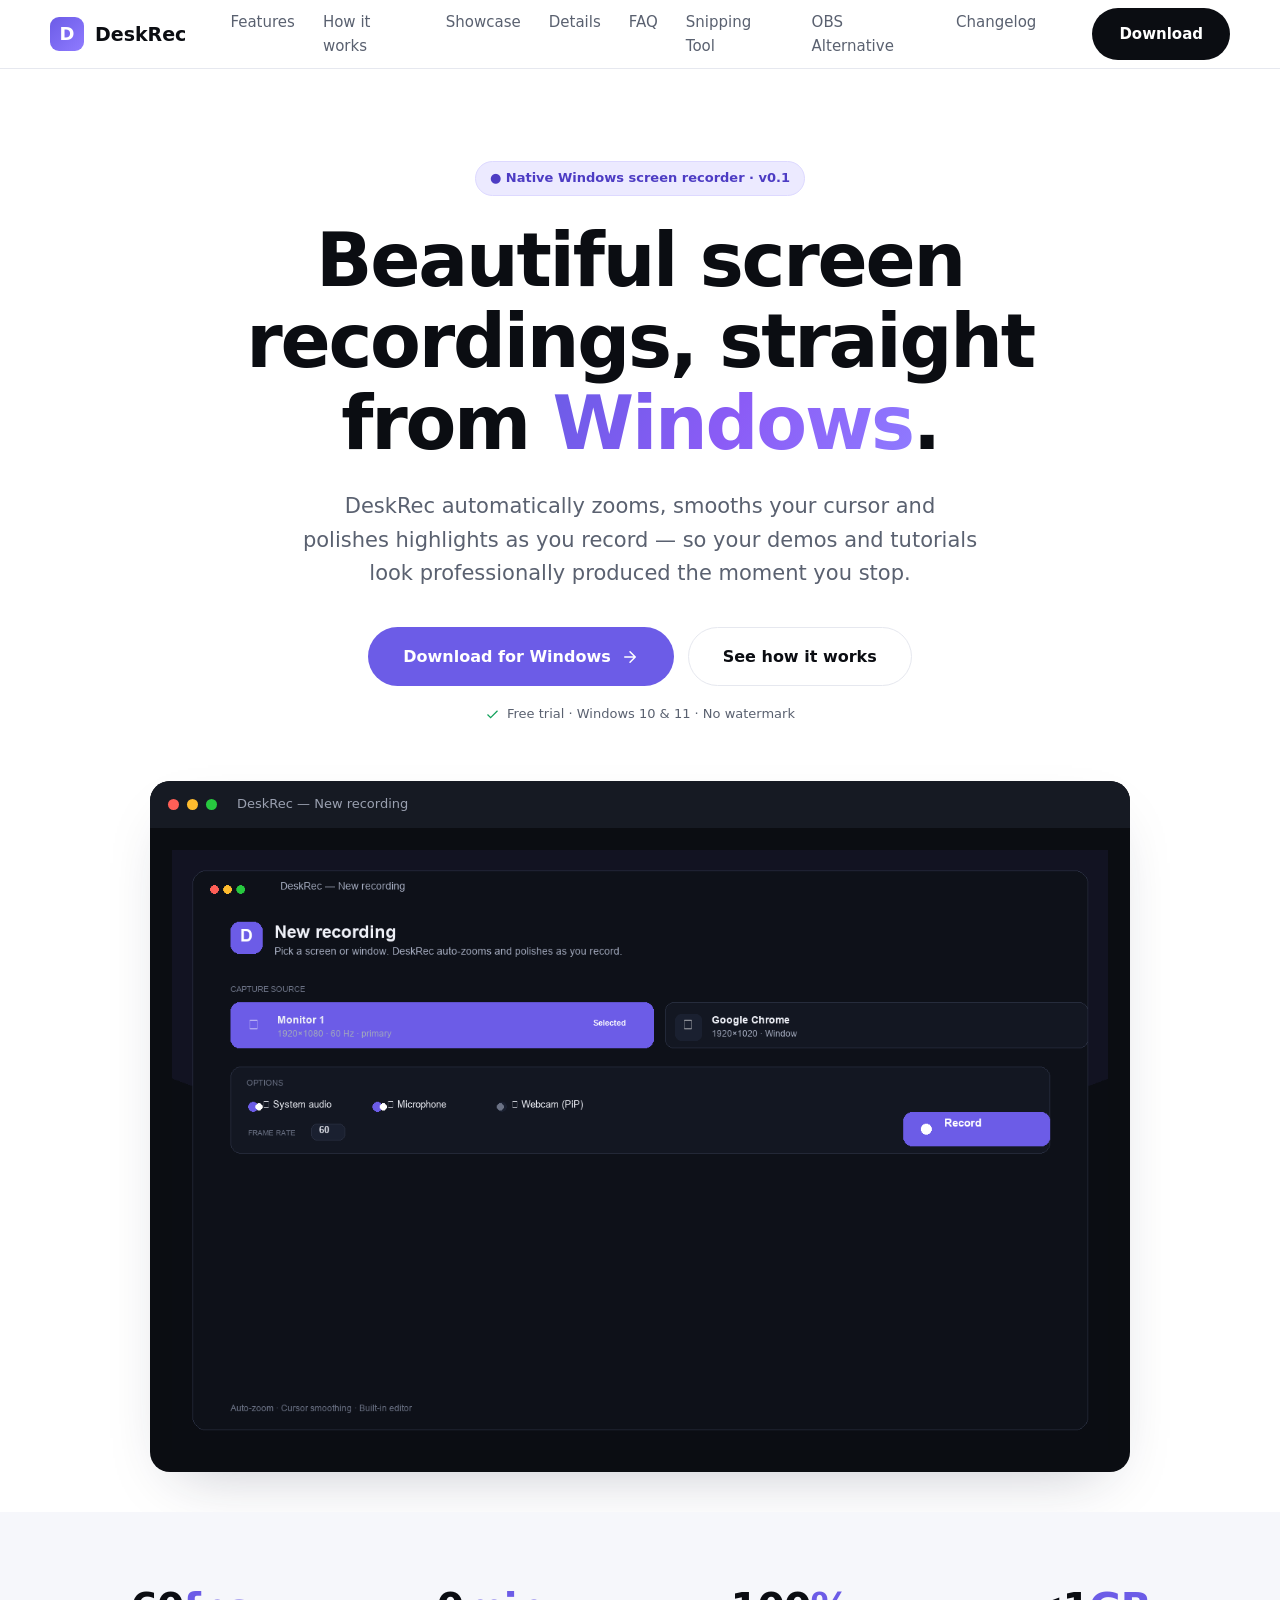
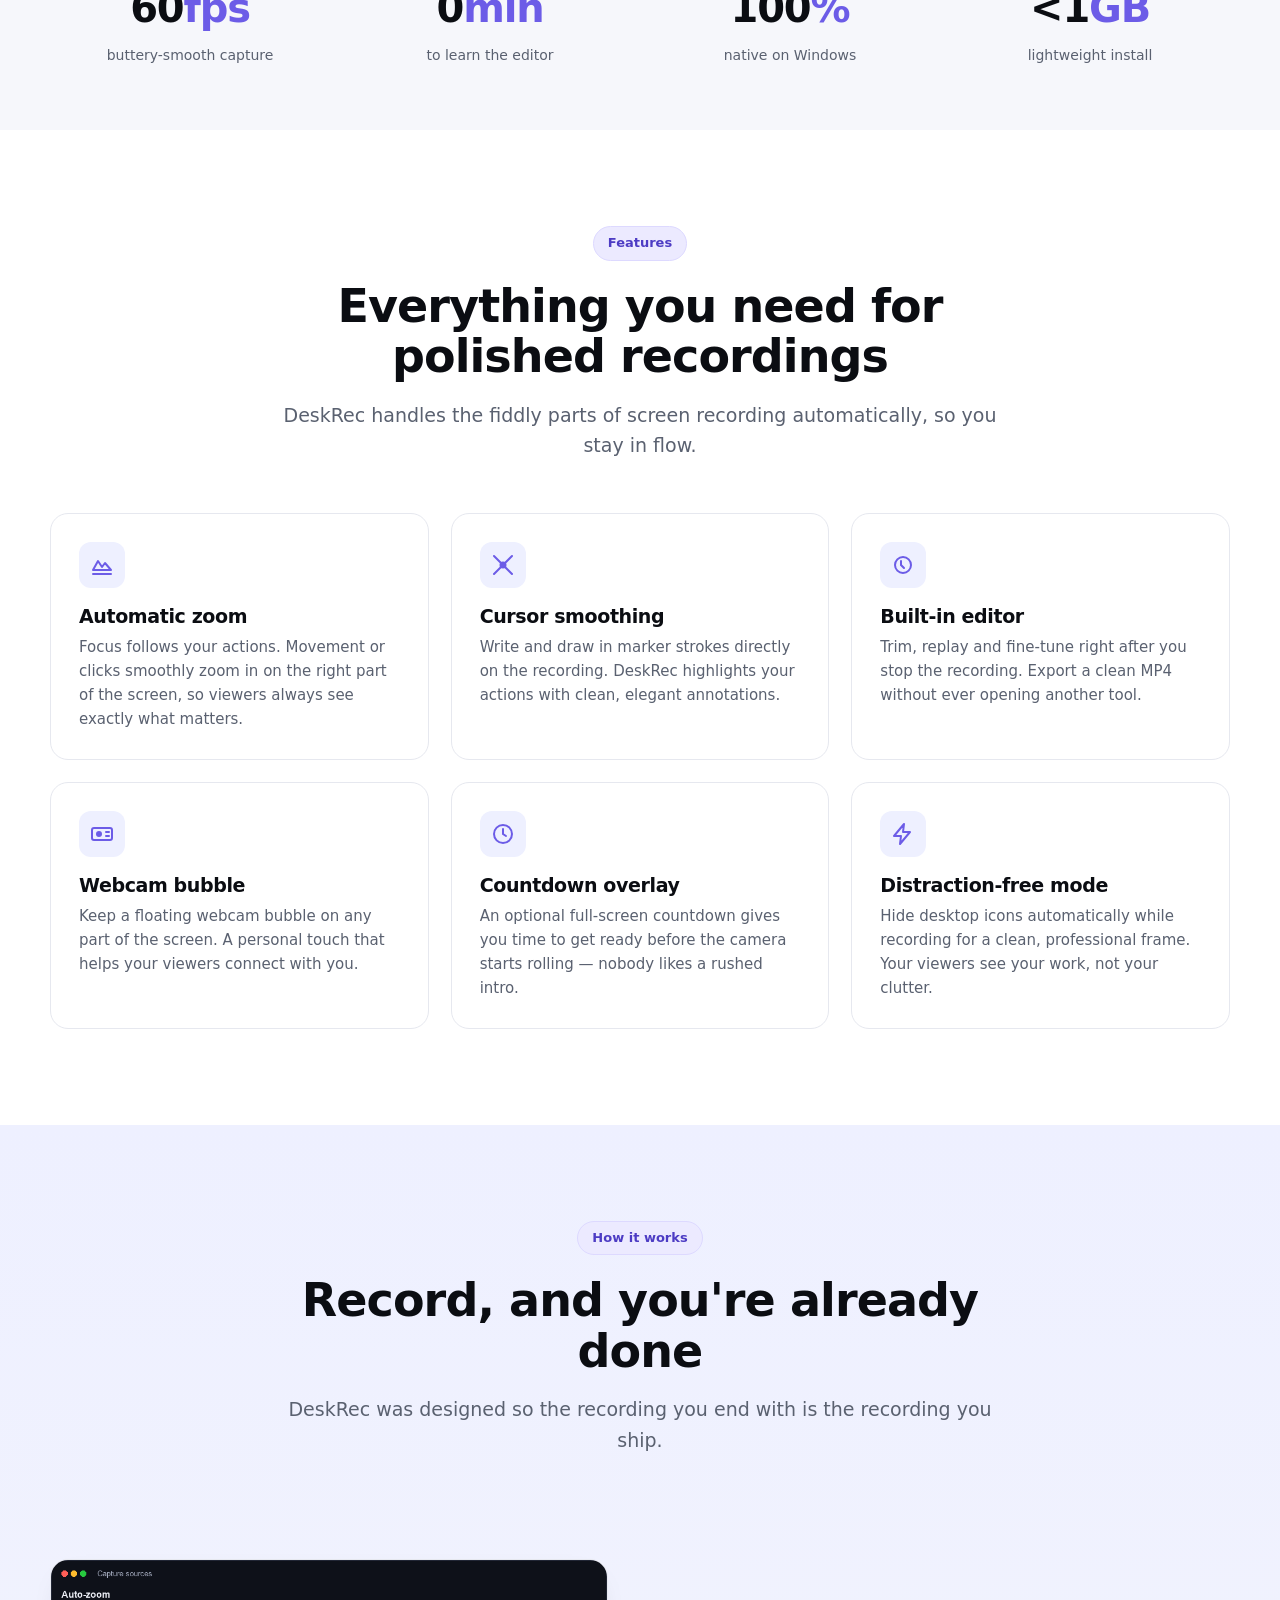
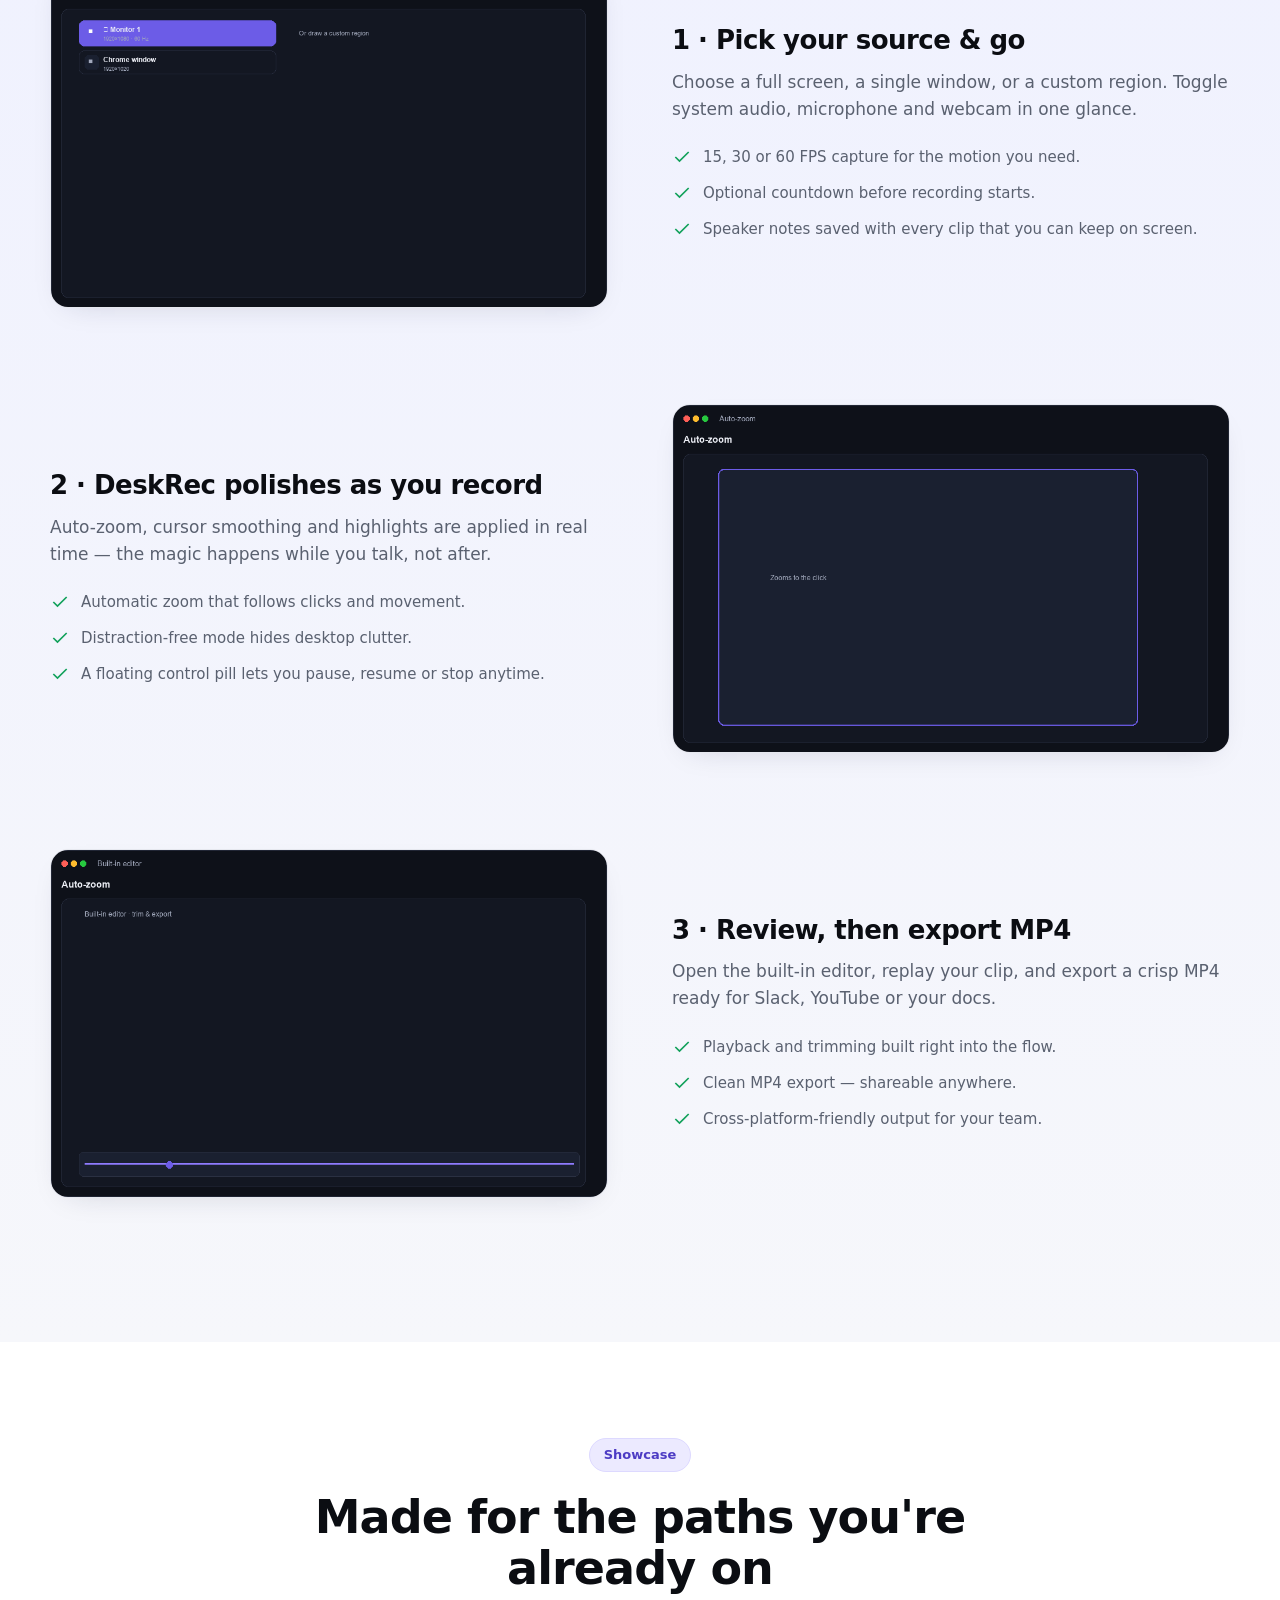
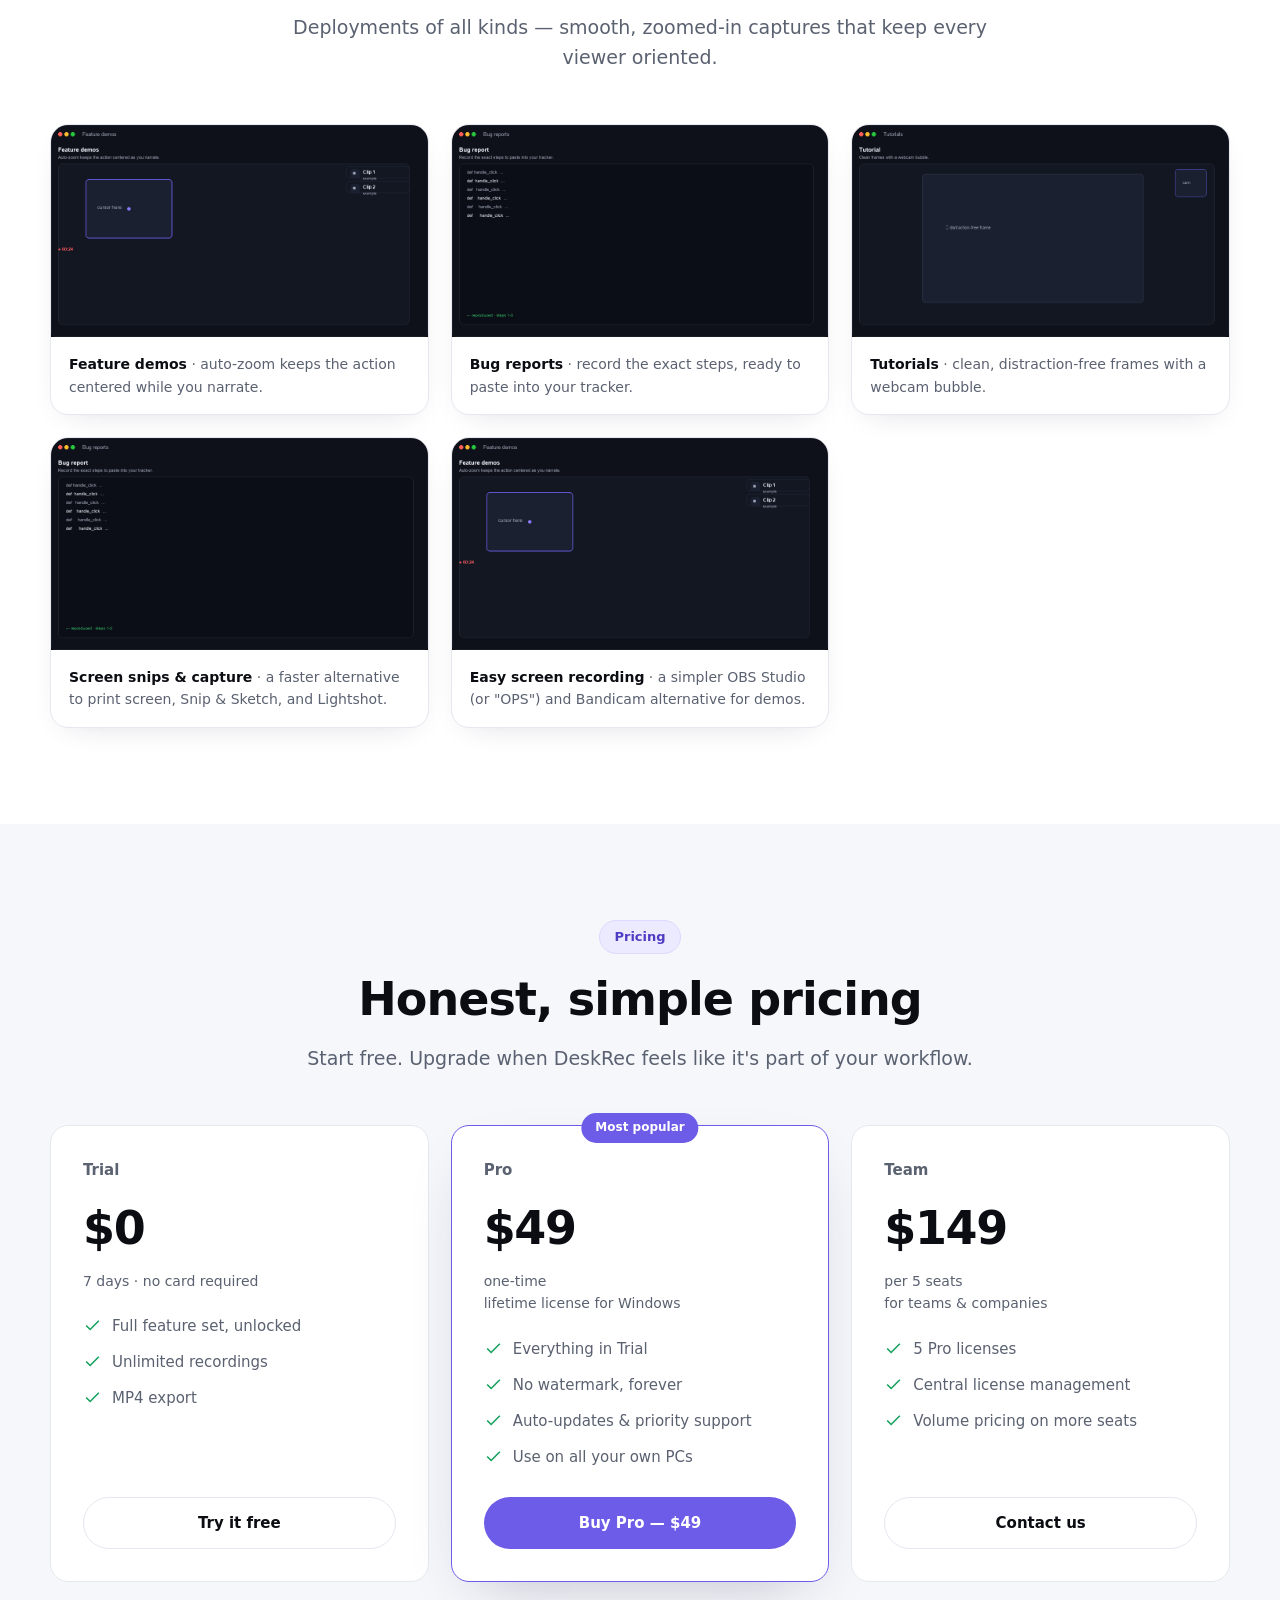
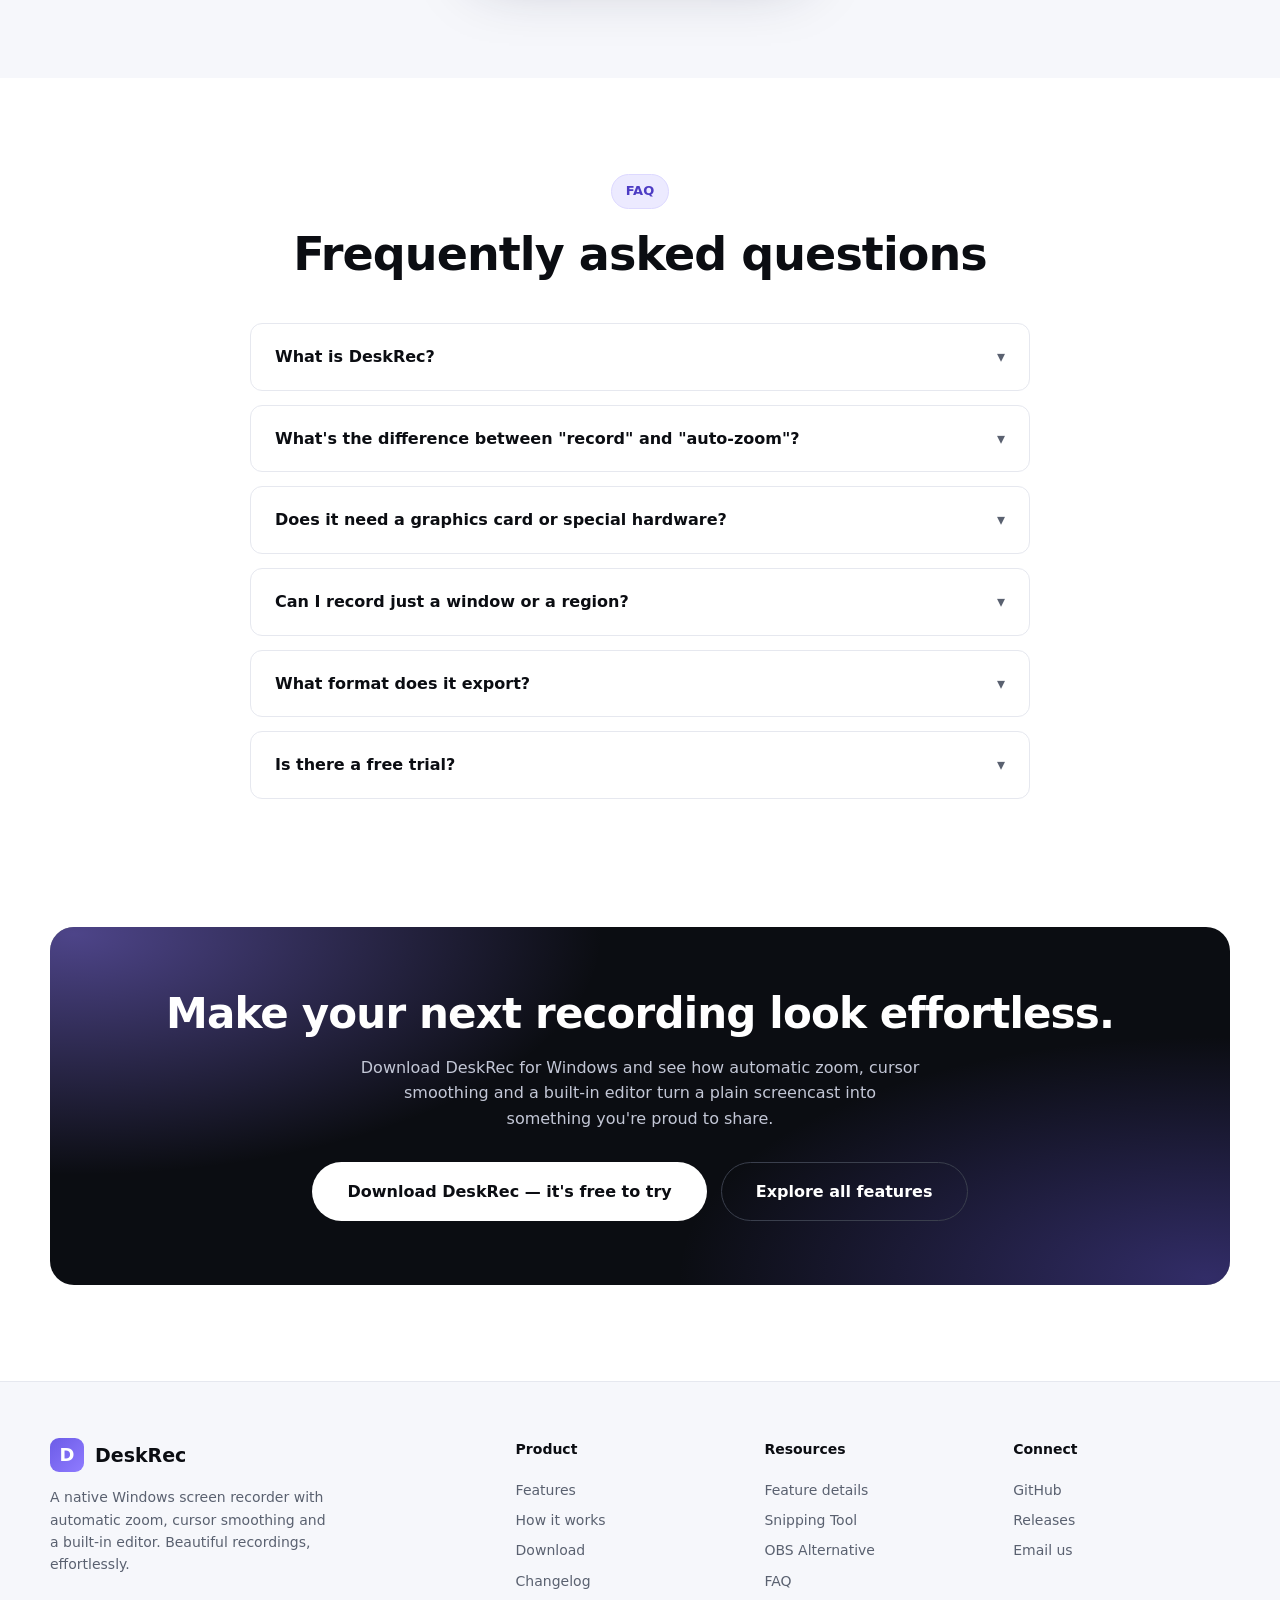
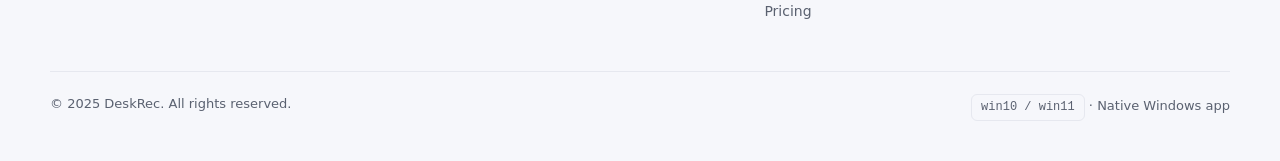
<file: index.html>
<!doctype html>
<html lang="en">
<head>
  <meta charset="UTF-8" />
  <meta name="viewport" content="width=device-width, initial-scale=1.0" />
  <title>DeskRec — Beautiful Windows screen recordings, effortlessly</title>
  <meta name="description" content="DeskRec is a native Windows screen recorder with automatic zoom, cursor smoothing, annotations and a built-in editor. Create polished, professional recordings without editing." />
  <meta name="theme-color" content="#ffffff" />
  <meta name="msvalidate.01" content="247B24A047C412165DF2A4878DC85CAA" />
  <link rel="canonical" href="https://deskrec.getwalksafe.co.uk/" />
  <link rel="icon" type="image/png" sizes="32x32" href="/deskrec-website/favicon-32.png" /><link rel="icon" type="image/ico" sizes="16x16" href="/deskrec-website/favicon.ico" />
  <link rel="stylesheet" href="css/styles.css" />
</head>
<body>
  <!-- ================= NAV ================= -->
  <header class="nav">
    <div class="container nav-inner">
      <a class="brand" href="index.html"><span class="logo">D</span>DeskRec</a>
      <nav class="nav-links">
        <a href="#features">Features</a>
        <a href="#how-it-works">How it works</a>
        <a href="#showcase">Showcase</a>
        <a href="features.html">Details</a>
        <a href="faq.html">FAQ</a>
        <a href="snipping-tool.html">Snipping Tool</a>
        <a href="obs-alternative.html">OBS Alternative</a>
        <a href="changelog.html">Changelog</a>
      </nav>
      <a class="btn btn--primary nav-cta" href="download.html">Download</a>
      <button class="burger" aria-label="Menu" aria-expanded="false">☰</button>
    </div>
    <div class="mobile-menu container">
      <a href="#features">Features</a>
      <a href="#how-it-works">How it works</a>
      <a href="#showcase">Showcase</a>
      <a href="features.html">Details</a>
      <a href="faq.html">FAQ</a>
      <a href="snipping-tool.html">Snipping Tool</a>
      <a href="obs-alternative.html">OBS Alternative</a>
      <a href="changelog.html">Changelog</a>
      <a href="download.html">Download</a>
    </div>
  </header>

  <!-- ================= HERO ================= -->
  <section class="hero">
    <div class="hero-glow"></div>
    <div class="container">
      <span class="eyebrow">● Native Windows screen recorder · v0.1</span>
      <h1>Beautiful screen recordings, straight from <span class="grad">Windows</span>.</h1>
      <p class="sub">DeskRec automatically zooms, smooths your cursor and polishes highlights as you record — so your demos and tutorials look professionally produced the moment you stop.</p>
      <div class="hero-cta">
        <a class="btn btn--accent btn--lg" href="download.html">
          Download for Windows
          <svg viewBox="0 0 24 24" fill="none" stroke="currentColor" stroke-width="2" stroke-linecap="round" stroke-linejoin="round"><path d="M5 12h13M12 5l7 7-7 7"/></svg>
        </a>
        <a class="btn btn--ghost btn--lg" href="#how-it-works">See how it works</a>
      </div>
      <p class="hero-note">
        <svg viewBox="0 0 24 24" fill="none" stroke="currentColor" stroke-width="2"><path d="M20 6 9 17l-5-5"/></svg>
        Free trial · Windows 10 &amp; 11 · No watermark
      </p>

      <div class="hero-window">
        <div class="window-bar">
          <span class="dot"></span><span class="dot"></span><span class="dot"></span>
          <span class="title">DeskRec — New recording</span>
        </div>
        <div class="window-body">
          <!-- Real DeskRec look: hand-crafted dark UI mockup of the new-recording screen -->
          <img src="img/home-mockup.png" alt="DeskRec new-recording screen" style="width:100%;height:100%;object-fit:contain;display:block;" />
        </div>
      </div>
    </div>
  </section>

  <!-- ================= STATS ================= -->
  <section class="section section--soft" style="padding-block:64px;">
    <div class="container stats">
      <div class="stat"><div class="num">60<span>fps</span></div><div class="lbl">buttery-smooth capture</div></div>
      <div class="stat"><div class="num">0<span>min</span></div><div class="lbl">to learn the editor</div></div>
      <div class="stat"><div class="num">100<span>%</span></div><div class="lbl">native on Windows</div></div>
      <div class="stat"><div class="num">&lt;1<span>GB</span></div><div class="lbl">lightweight install</div></div>
    </div>
  </section>

  <!-- ================= FEATURES GRID ================= -->
  <section class="section" id="features">
    <div class="container">
      <div class="section-head">
        <span class="eyebrow">Features</span>
        <h2>Everything you need for polished recordings</h2>
        <p class="lead">DeskRec handles the fiddly parts of screen recording automatically, so you stay in flow.</p>
      </div>
      <div class="grid grid--3" style="margin-top:52px;">
        <div class="card" data-reveal>
          <div class="icon"><svg viewBox="0 0 24 24" fill="none" stroke="currentColor" stroke-width="2"><path d="M21 21H3" stroke-linecap="round"/><path d="M3 17l5-9 4 6 3-4 6 7H3z" stroke-linejoin="round"/></svg></div>
          <h3>Automatic zoom</h3>
          <p>Focus follows your actions. Movement or clicks smoothly zoom in on the right part of the screen, so viewers always see exactly what matters.</p>
        </div>
        <div class="card" data-reveal>
          <div class="icon"><svg viewBox="0 0 24 24" fill="none" stroke="currentColor" stroke-width="2"><path d="M3 3l7.5 7.5M21 3l-7.5 7.5M3 21l7.5-7.5M21 21l-7.5-7.5" stroke-linecap="round"/><circle cx="12" cy="12" r="2.5" fill="currentColor"/></svg></div>
          <h3>Cursor smoothing</h3>
          <p>Write and draw in marker strokes directly on the recording. DeskRec highlights your actions with clean, elegant annotations.</p>
        </div>
        <div class="card" data-reveal>
          <div class="icon"><svg viewBox="0 0 24 24" fill="none" stroke="currentColor" stroke-width="2"><path d="M12 20a8 8 0 1 0 0-16 8 8 0 0 0 0 16Z"/><path d="M10 8v4l3 3" stroke-linecap="round"/></svg></div>
          <h3>Built-in editor</h3>
          <p>Trim, replay and fine-tune right after you stop the recording. Export a clean MP4 without ever opening another tool.</p>
        </div>
        <div class="card" data-reveal>
          <div class="icon"><svg viewBox="0 0 24 24" fill="none" stroke="currentColor" stroke-width="2"><rect x="2" y="6" width="20" height="12" rx="2"/><circle cx="9" cy="12" r="2" fill="currentColor"/><path d="M16 10h3M16 14h3" stroke-linecap="round"/></svg></div>
          <h3>Webcam bubble</h3>
          <p>Keep a floating webcam bubble on any part of the screen. A personal touch that helps your viewers connect with you.</p>
        </div>
        <div class="card" data-reveal>
          <div class="icon"><svg viewBox="0 0 24 24" fill="none" stroke="currentColor" stroke-width="2"><circle cx="12" cy="12" r="9"/><path d="M12 7v5l3 2" stroke-linecap="round"/></svg></div>
          <h3>Countdown overlay</h3>
          <p>An optional full-screen countdown gives you time to get ready before the camera starts rolling — nobody likes a rushed intro.</p>
        </div>
        <div class="card" data-reveal>
          <div class="icon"><svg viewBox="0 0 24 24" fill="none" stroke="currentColor" stroke-width="2"><path d="M13 2 3 14h7l-1 8 10-12h-7l1-8z" stroke-linejoin="round"/></svg></div>
          <h3>Distraction-free mode</h3>
          <p>Hide desktop icons automatically while recording for a clean, professional frame. Your viewers see your work, not your clutter.</p>
        </div>
      </div>
    </div>
  </section>

  <!-- ================= HOW IT WORKS ================= -->
  <section class="section section--grad" id="how-it-works">
    <div class="container">
      <div class="section-head">
        <span class="eyebrow">How it works</span>
        <h2>Record, and you're already done</h2>
        <p class="lead">DeskRec was designed so the recording you end with is the recording you ship.</p>
      </div>

      <div class="feature-row" style="margin-top:56px;">
        <div class="feature-media" data-reveal>
          <img src="img/feature-sources.png" alt="Choose a screen, window, or custom region" loading="lazy" />
        </div>
        <div class="feature-text">
          <h3>1 · Pick your source &amp; go</h3>
          <p class="sub">Choose a full screen, a single window, or a custom region. Toggle system audio, microphone and webcam in one glance.</p>
          <ul>
            <li><svg viewBox="0 0 24 24" fill="none" stroke="currentColor" stroke-width="2"><path d="M20 6 9 17l-5-5"/></svg>15, 30 or 60 FPS capture for the motion you need.</li>
            <li><svg viewBox="0 0 24 24" fill="none" stroke="currentColor" stroke-width="2"><path d="M20 6 9 17l-5-5"/></svg>Optional countdown before recording starts.</li>
            <li><svg viewBox="0 0 24 24" fill="none" stroke="currentColor" stroke-width="2"><path d="M20 6 9 17l-5-5"/></svg>Speaker notes saved with every clip that you can keep on screen.</li>
          </ul>
        </div>
      </div>

      <div class="feature-row reverse">
        <div class="feature-media" data-reveal>
          <img src="img/feature-zoom.png" alt="Automatic zoom follows your clicks" loading="lazy" />
        </div>
        <div class="feature-text">
          <h3>2 · DeskRec polishes as you record</h3>
          <p class="sub">Auto-zoom, cursor smoothing and highlights are applied in real time — the magic happens while you talk, not after.</p>
          <ul>
            <li><svg viewBox="0 0 24 24" fill="none" stroke="currentColor" stroke-width="2"><path d="M20 6 9 17l-5-5"/></svg>Automatic zoom that follows clicks and movement.</li>
            <li><svg viewBox="0 0 24 24" fill="none" stroke="currentColor" stroke-width="2"><path d="M20 6 9 17l-5-5"/></svg>Distraction-free mode hides desktop clutter.</li>
            <li><svg viewBox="0 0 24 24" fill="none" stroke="currentColor" stroke-width="2"><path d="M20 6 9 17l-5-5"/></svg>A floating control pill lets you pause, resume or stop anytime.</li>
          </ul>
        </div>
      </div>

      <div class="feature-row">
        <div class="feature-media" data-reveal>
          <img src="img/feature-editor.png" alt="Review a clip in the built-in editor" loading="lazy" />
        </div>
        <div class="feature-text">
          <h3>3 · Review, then export MP4</h3>
          <p class="sub">Open the built-in editor, replay your clip, and export a crisp MP4 ready for Slack, YouTube or your docs.</p>
          <ul>
            <li><svg viewBox="0 0 24 24" fill="none" stroke="currentColor" stroke-width="2"><path d="M20 6 9 17l-5-5"/></svg>Playback and trimming built right into the flow.</li>
            <li><svg viewBox="0 0 24 24" fill="none" stroke="currentColor" stroke-width="2"><path d="M20 6 9 17l-5-5"/></svg>Clean MP4 export — shareable anywhere.</li>
            <li><svg viewBox="0 0 24 24" fill="none" stroke="currentColor" stroke-width="2"><path d="M20 6 9 17l-5-5"/></svg>Cross-platform-friendly output for your team.</li>
          </ul>
        </div>
      </div>
    </div>
  </section>

  <!-- ================= SHOWCASE ================= -->
  <section class="section" id="showcase">
    <div class="container">
      <div class="section-head">
        <span class="eyebrow">Showcase</span>
        <h2>Made for the paths you're already on</h2>
        <p class="lead">Deployments of all kinds — smooth, zoomed-in captures that keep every viewer oriented.</p>
      </div>
      <div class="showcase-grid" style="margin-top:52px;">
        <div class="shot" data-reveal>
          <div class="media"><img src="img/showcase-demo.png" alt="Feature demos with auto-zoom" loading="lazy" /></div>
          <div class="cap"><b>Feature demos</b> · auto-zoom keeps the action centered while you narrate.</div>
        </div>
        <div class="shot" data-reveal>
          <div class="media"><img src="img/showcase-bug.png" alt="Bug report recording" loading="lazy" /></div>
          <div class="cap"><b>Bug reports</b> · record the exact steps, ready to paste into your tracker.</div>
        </div>
        <div class="shot" data-reveal>
          <div class="media"><img src="img/showcase-tutorial.png" alt="Tutorial recording with webcam" loading="lazy" /></div>
          <div class="cap"><b>Tutorials</b> · clean, distraction-free frames with a webcam bubble.</div>
        </div>
        <div class="shot" data-reveal>
          <div class="media"><img src="img/showcase-bug.png" alt="Snipping tool screen capture" loading="lazy" /></div>
          <div class="cap"><a href="snipping-tool.html"><b>Screen snips &amp; capture</b></a> · a faster alternative to print screen, Snip &amp; Sketch, and Lightshot.</div>
        </div>
        <div class="shot" data-reveal>
          <div class="media"><img src="img/showcase-demo.png" alt="Screen recorder OBS alternative" loading="lazy" /></div>
          <div class="cap"><a href="obs-alternative.html"><b>Easy screen recording</b></a> · a simpler OBS Studio (or "OPS") and Bandicam alternative for demos.</div>
        </div>
      </div>
    </div>
  </section>

  <!-- ================= PRICING ================= -->
  <section class="section section--soft" id="pricing">
    <div class="container">
      <div class="section-head">
        <span class="eyebrow">Pricing</span>
        <h2>Honest, simple pricing</h2>
        <p class="lead">Start free. Upgrade when DeskRec feels like it's part of your workflow.</p>
      </div>
      <div class="pricing" style="margin-top:52px;">
        <div class="plan" data-reveal>
          <div class="name">Trial</div>
          <div class="price">$0</div>
          <div class="per">7 days · no card required</div>
          <ul>
            <li><svg viewBox="0 0 24 24" fill="none" stroke="currentColor" stroke-width="2"><path d="M20 6 9 17l-5-5"/></svg>Full feature set, unlocked</li>
            <li><svg viewBox="0 0 24 24" fill="none" stroke="currentColor" stroke-width="2"><path d="M20 6 9 17l-5-5"/></svg>Unlimited recordings</li>
            <li><svg viewBox="0 0 24 24" fill="none" stroke="currentColor" stroke-width="2"><path d="M20 6 9 17l-5-5"/></svg>MP4 export</li>
          </ul>
          <a class="btn btn--ghost" href="download.html">Try it free</a>
        </div>
        <div class="plan plan--featured" data-reveal>
          <span class="tag">Most popular</span>
          <div class="name">Pro</div>
          <div class="price">$49</div>
          <small style="color:var(--muted);font-size:14px;">one-time</small>
          <div class="per">lifetime license for Windows</div>
          <ul>
            <li><svg viewBox="0 0 24 24" fill="none" stroke="currentColor" stroke-width="2"><path d="M20 6 9 17l-5-5"/></svg>Everything in Trial</li>
            <li><svg viewBox="0 0 24 24" fill="none" stroke="currentColor" stroke-width="2"><path d="M20 6 9 17l-5-5"/></svg>No watermark, forever</li>
            <li><svg viewBox="0 0 24 24" fill="none" stroke="currentColor" stroke-width="2"><path d="M20 6 9 17l-5-5"/></svg>Auto-updates &amp; priority support</li>
            <li><svg viewBox="0 0 24 24" fill="none" stroke="currentColor" stroke-width="2"><path d="M20 6 9 17l-5-5"/></svg>Use on all your own PCs</li>
          </ul>
          <a class="btn btn--accent" href="download.html">Buy Pro — $49</a>
        </div>
        <div class="plan" data-reveal>
          <div class="name">Team</div>
          <div class="price">$149</div>
          <small style="color:var(--muted);font-size:14px;">per 5 seats</small>
          <div class="per">for teams &amp; companies</div>
          <ul>
            <li><svg viewBox="0 0 24 24" fill="none" stroke="currentColor" stroke-width="2"><path d="M20 6 9 17l-5-5"/></svg>5 Pro licenses</li>
            <li><svg viewBox="0 0 24 24" fill="none" stroke="currentColor" stroke-width="2"><path d="M20 6 9 17l-5-5"/></svg>Central license management</li>
            <li><svg viewBox="0 0 24 24" fill="none" stroke="currentColor" stroke-width="2"><path d="M20 6 9 17l-5-5"/></svg>Volume pricing on more seats</li>
          </ul>
          <a class="btn btn--ghost" href="download.html">Contact us</a>
        </div>
      </div>
    </div>
  </section>

  <!-- ================= FAQ ================= -->
  <section class="section" id="faq">
    <div class="container">
      <div class="section-head">
        <span class="eyebrow">FAQ</span>
        <h2>Frequently asked questions</h2>
      </div>
      <div class="faq" data-single="true" style="margin-top:44px;">
        <div class="faq-item">
          <button class="faq-q">What is DeskRec? <span class="chev">▾</span></button>
          <div class="faq-a">DeskRec is a native Windows screen recorder designed as a Screen Studio alternative. It records your screen with automatic zoom, cursor smoothing and annotations, then lets you review and export a clean MP4 — all in one app.</div>
        </div>
        <div class="faq-item">
          <button class="faq-q">What's the difference between "record" and "auto-zoom"? <span class="chev">▾</span></button>
          <div class="faq-a">With automatic zoom, DeskRec analyzes your clicks and mouse movement in real time and smoothly pans and zooms into the active area. Because this happens during recording, viewers always follow your actions — no manual editing required.</div>
        </div>
        <div class="faq-item">
          <button class="faq-q">Does it need a graphics card or special hardware? <span class="chev">▾</span></button>
          <div class="faq-a">No. DeskRec runs on any reasonably modern Windows 10 or 11 PC. It uses efficient native capture so it stays light on system resources while recording.</div>
        </div>
        <div class="faq-item">
          <button class="faq-q">Can I record just a window or a region? <span class="chev">▾</span></button>
          <div class="faq-a">Yes. You can record your full screen, a single window, or draw a custom region. You can also record system audio, your microphone, a webcam bubble, or any combination.</div>
        </div>
        <div class="faq-item">
          <button class="faq-q">What format does it export? <span class="chev">▾</span></button>
          <div class="faq-a">DeskRec exports standard MP4 files, so your recordings are playable just about anywhere — Slack, Teams, YouTube, Loom replacements, docs and more.</div>
        </div>
        <div class="faq-item">
          <button class="faq-q">Is there a free trial? <span class="chev">▾</span></button>
          <div class="faq-a">Yes — you can try every feature free for 7 days, no credit card required. After that, choose a one-time Pro license or a Team plan.</div>
        </div>
      </div>
    </div>
  </section>

  <!-- ================= CTA ================= -->
  <section class="section" style="padding-top:32px;">
    <div class="container">
      <div class="cta">
        <h2>Make your next recording look effortless.</h2>
        <p>Download DeskRec for Windows and see how automatic zoom, cursor smoothing and a built-in editor turn a plain screencast into something you're proud to share.</p>
        <div class="btn-wrap">
          <a class="btn btn--primary btn--lg" href="download.html">Download DeskRec — it's free to try</a>
          <a class="btn btn--ghost btn--lg" href="features.html">Explore all features</a>
        </div>
      </div>
    </div>
  </section>

  <!-- ================= FOOTER ================= -->
  <footer class="footer">
    <div class="container">
      <div class="footer-grid">
        <div>
          <a class="brand" href="index.html"><span class="logo">D</span>DeskRec</a>
          <p class="about">A native Windows screen recorder with automatic zoom, cursor smoothing and a built-in editor. Beautiful recordings, effortlessly.</p>
        </div>
        <div class="footer-col">
          <h4>Product</h4>
          <a href="index.html#features">Features</a>
          <a href="index.html#how-it-works">How it works</a>
          <a href="download.html">Download</a>
          <a href="changelog.html">Changelog</a>
        </div>
        <div class="footer-col">
          <h4>Resources</h4>
          <a href="features.html">Feature details</a>
          <a href="snipping-tool.html">Snipping Tool</a>
          <a href="obs-alternative.html">OBS Alternative</a>
          <a href="faq.html">FAQ</a>
          <a href="index.html#pricing">Pricing</a>
        </div>
        <div class="footer-col">
          <h4>Connect</h4>
          <a href="https://github.com/Michael5565/deskrec" target="_blank" rel="noopener">GitHub</a>
          <a href="https://github.com/Michael5565/deskrec/releases" target="_blank" rel="noopener">Releases</a>
          <a href="mailto:hello@deskrec.app">Email us</a>
        </div>
      </div>
      <div class="legal">
        <span>© 2025 DeskRec. All rights reserved.</span>
        <span><span class="platform">win10 / win11</span> · Native Windows app</span>
      </div>
    </div>
  </footer>

  <script src="js/main.js"></script>
</body>
</html>
</file>
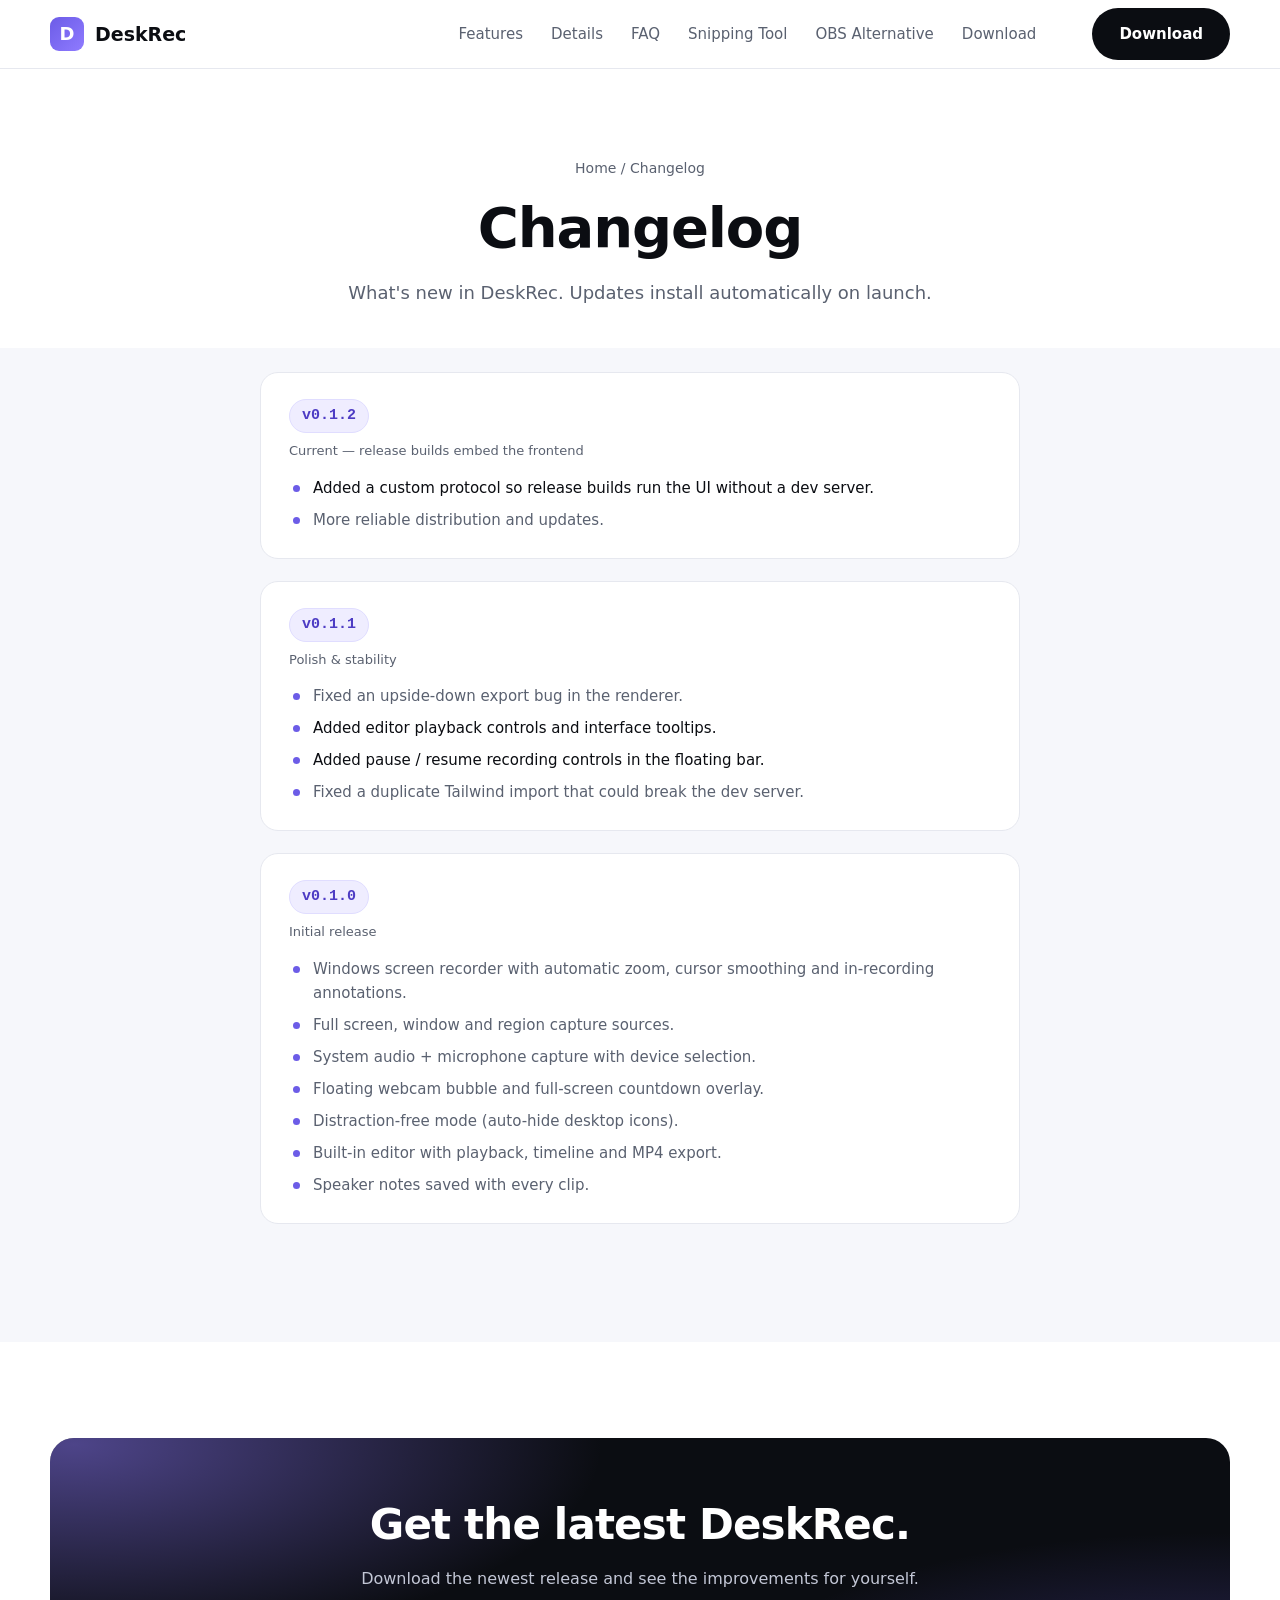
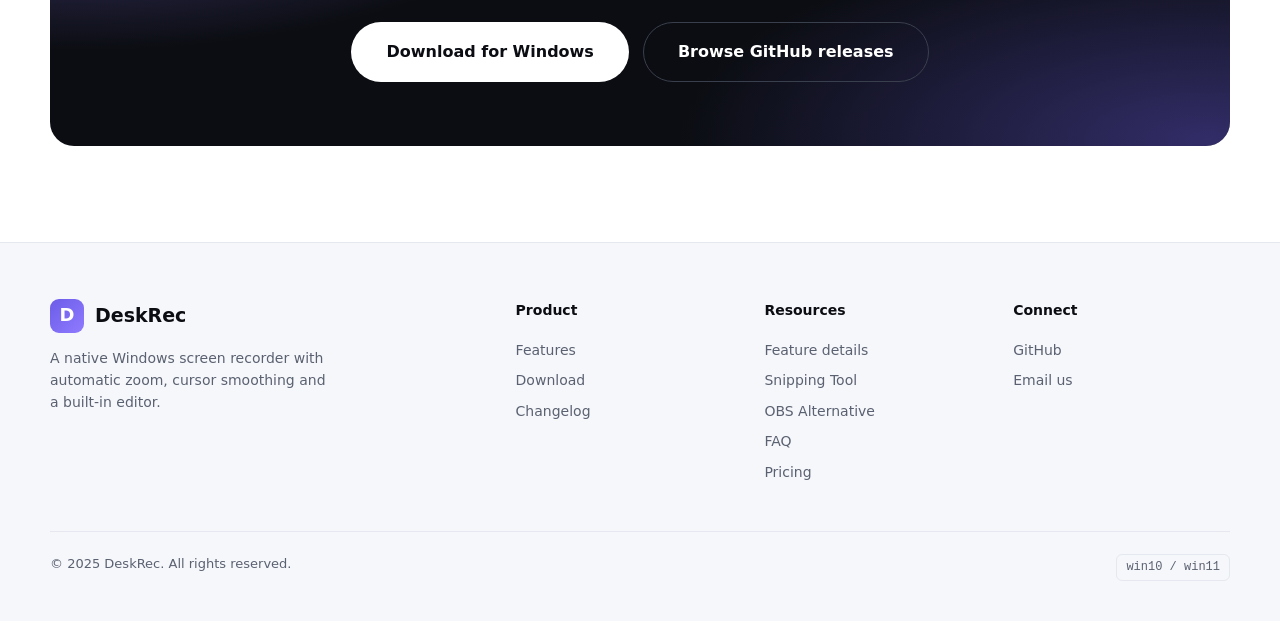
<file: changelog.html>
<!doctype html>
<html lang="en">
<head>
  <meta charset="UTF-8" />
  <meta name="viewport" content="width=device-width, initial-scale=1.0" />
  <title>Changelog — DeskRec</title>
  <meta name="description" content="Release notes and updates for DeskRec, the native Windows screen recorder." />
  <meta name="theme-color" content="#ffffff" />
  <meta name="msvalidate.01" content="247B24A047C412165DF2A4878DC85CAA" />
  <link rel="canonical" href="https://deskrec.getwalksafe.co.uk/changelog.html" />
  <link rel="icon" type="image/png" sizes="32x32" href="/deskrec-website/favicon-32.png" /><link rel="icon" type="image/ico" sizes="16x16" href="/deskrec-website/favicon.ico" />
  <link rel="stylesheet" href="css/styles.css" />
</head>
<body>
  <header class="nav">
    <div class="container nav-inner">
      <a class="brand" href="index.html"><span class="logo">D</span>DeskRec</a>
      <nav class="nav-links">
        <a href="index.html#features">Features</a>
        <a href="features.html">Details</a>
        <a href="faq.html">FAQ</a>
        <a href="snipping-tool.html">Snipping Tool</a>
        <a href="obs-alternative.html">OBS Alternative</a>
        <a href="download.html">Download</a>
      </nav>
      <a class="btn btn--primary nav-cta" href="download.html">Download</a>
      <button class="burger" aria-label="Menu" aria-expanded="false">☰</button>
    </div>
    <div class="mobile-menu container">
      <a href="index.html#features">Features</a>
      <a href="features.html">Details</a>
      <a href="faq.html">FAQ</a>
      <a href="snipping-tool.html">Snipping Tool</a>
      <a href="obs-alternative.html">OBS Alternative</a>
      <a href="download.html">Download</a>
    </div>
  </header>

  <section class="page-head">
    <div class="container">
      <div class="breadcrumb"><a href="index.html">Home</a> / Changelog</div>
      <h1>Changelog</h1>
      <p class="sub">What's new in DeskRec. Updates install automatically on launch.</p>
    </div>
  </section>

  <section class="section section--soft" style="padding-top:24px;">
    <div class="container timeline">

      <div class="release" data-reveal>
        <span class="ver">v0.1.2</span>
        <div class="date">Current — release builds embed the frontend</div>
        <ul>
          <li class="break">Added a custom protocol so release builds run the UI without a dev server.</li>
          <li>More reliable distribution and updates.</li>
        </ul>
      </div>

      <div class="release" data-reveal>
        <span class="ver">v0.1.1</span>
        <div class="date">Polish &amp; stability</div>
        <ul>
          <li>Fixed an upside-down export bug in the renderer.</li>
          <li class="break">Added editor playback controls and interface tooltips.</li>
          <li class="break">Added pause / resume recording controls in the floating bar.</li>
          <li>Fixed a duplicate Tailwind import that could break the dev server.</li>
        </ul>
      </div>

      <div class="release" data-reveal>
        <span class="ver">v0.1.0</span>
        <div class="date">Initial release</div>
        <ul>
          <li>Windows screen recorder with automatic zoom, cursor smoothing and in-recording annotations.</li>
          <li>Full screen, window and region capture sources.</li>
          <li>System audio + microphone capture with device selection.</li>
          <li>Floating webcam bubble and full-screen countdown overlay.</li>
          <li>Distraction-free mode (auto-hide desktop icons).</li>
          <li>Built-in editor with playback, timeline and MP4 export.</li>
          <li>Speaker notes saved with every clip.</li>
        </ul>
      </div>

    </div>
  </section>

  <section class="section">
    <div class="container">
      <div class="cta">
        <h2>Get the latest DeskRec.</h2>
        <p>Download the newest release and see the improvements for yourself.</p>
        <div class="btn-wrap">
          <a class="btn btn--primary btn--lg" href="download.html">Download for Windows</a>
          <a class="btn btn--ghost btn--lg" href="https://github.com/Michael5565/deskrec/releases" target="_blank" rel="noopener">Browse GitHub releases</a>
        </div>
      </div>
    </div>
  </section>

  <footer class="footer">
    <div class="container">
      <div class="footer-grid">
        <div>
          <a class="brand" href="index.html"><span class="logo">D</span>DeskRec</a>
          <p class="about">A native Windows screen recorder with automatic zoom, cursor smoothing and a built-in editor.</p>
        </div>
        <div class="footer-col">
          <h4>Product</h4>
          <a href="index.html#features">Features</a>
          <a href="download.html">Download</a>
          <a href="changelog.html">Changelog</a>
        </div>
        <div class="footer-col">
          <h4>Resources</h4>
          <a href="features.html">Feature details</a>
          <a href="snipping-tool.html">Snipping Tool</a>
          <a href="obs-alternative.html">OBS Alternative</a>
          <a href="faq.html">FAQ</a>
          <a href="index.html#pricing">Pricing</a>
        </div>
        <div class="footer-col">
          <h4>Connect</h4>
          <a href="https://github.com/Michael5565/deskrec" target="_blank" rel="noopener">GitHub</a>
          <a href="mailto:hello@deskrec.app">Email us</a>
        </div>
      </div>
      <div class="legal">
        <span>© 2025 DeskRec. All rights reserved.</span>
        <span><span class="platform">win10 / win11</span></span>
      </div>
    </div>
  </footer>

  <script src="js/main.js"></script>
</body>
</html>
</file>
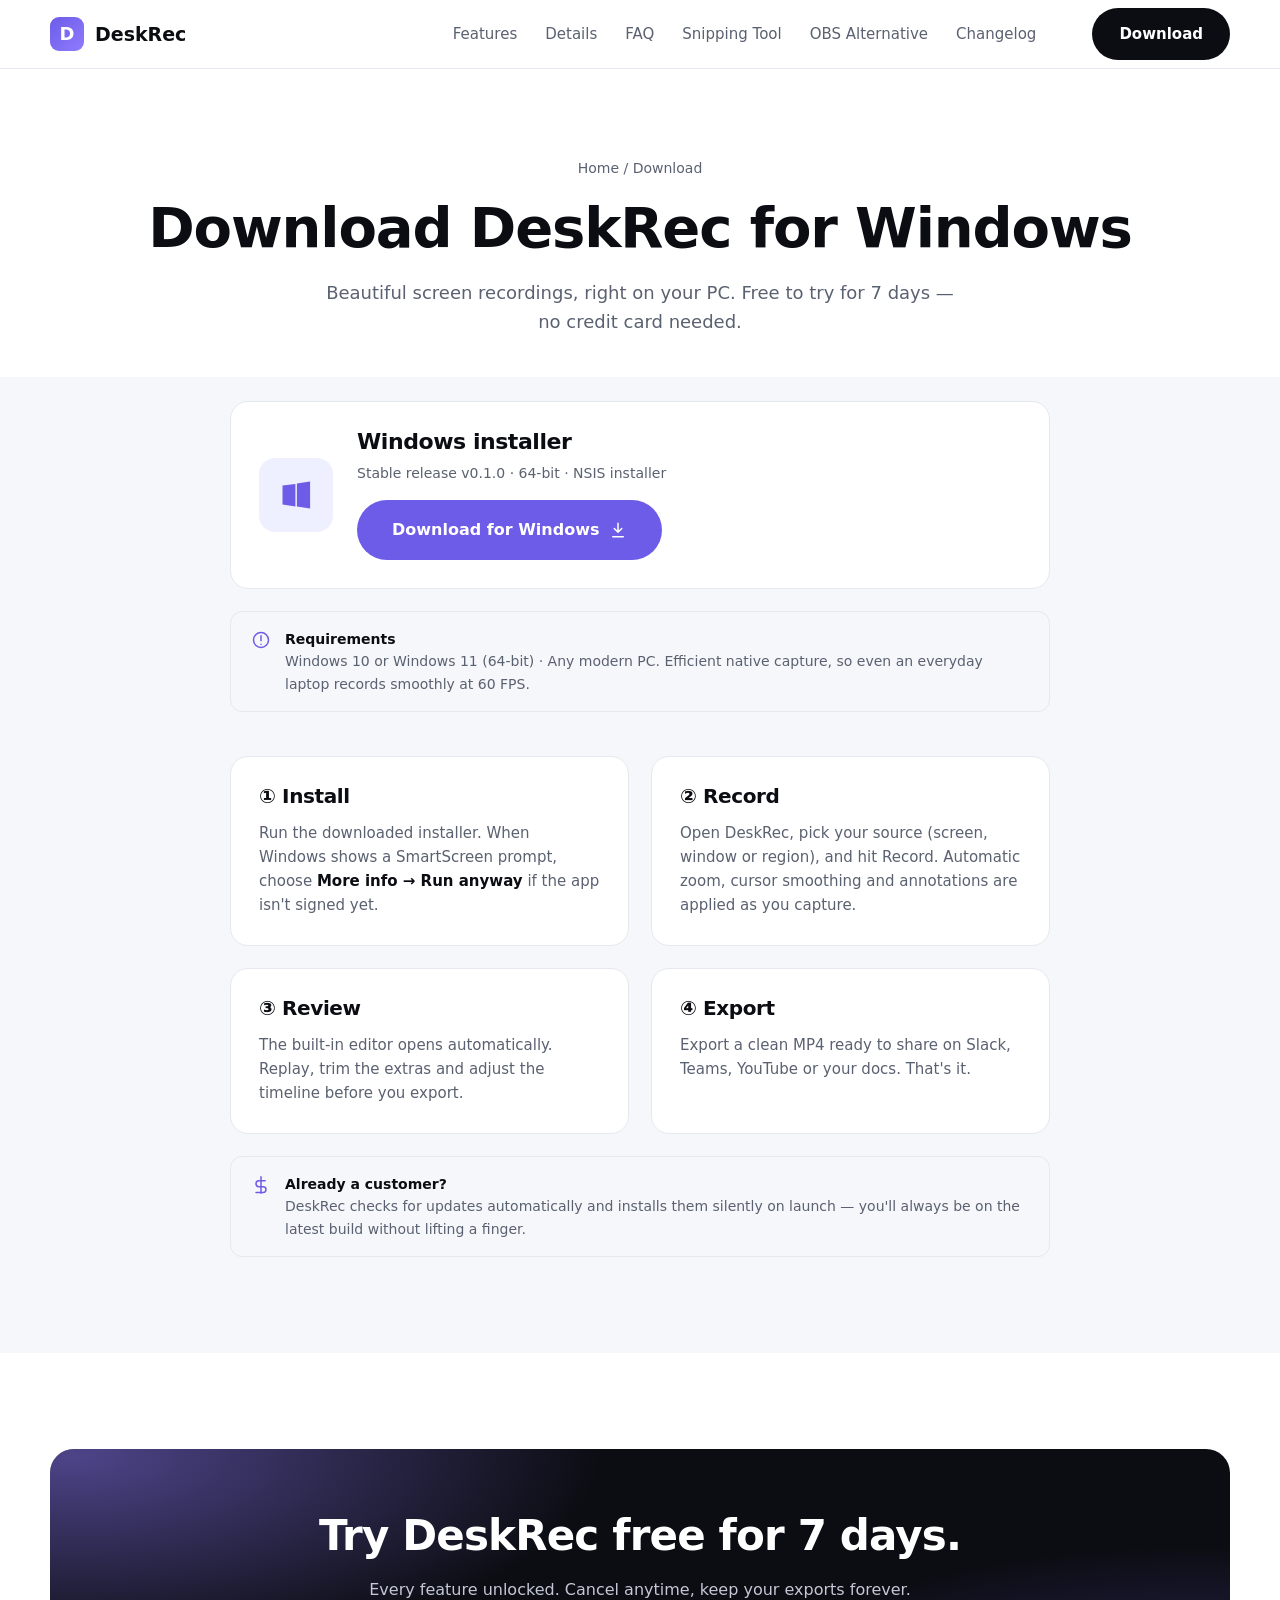
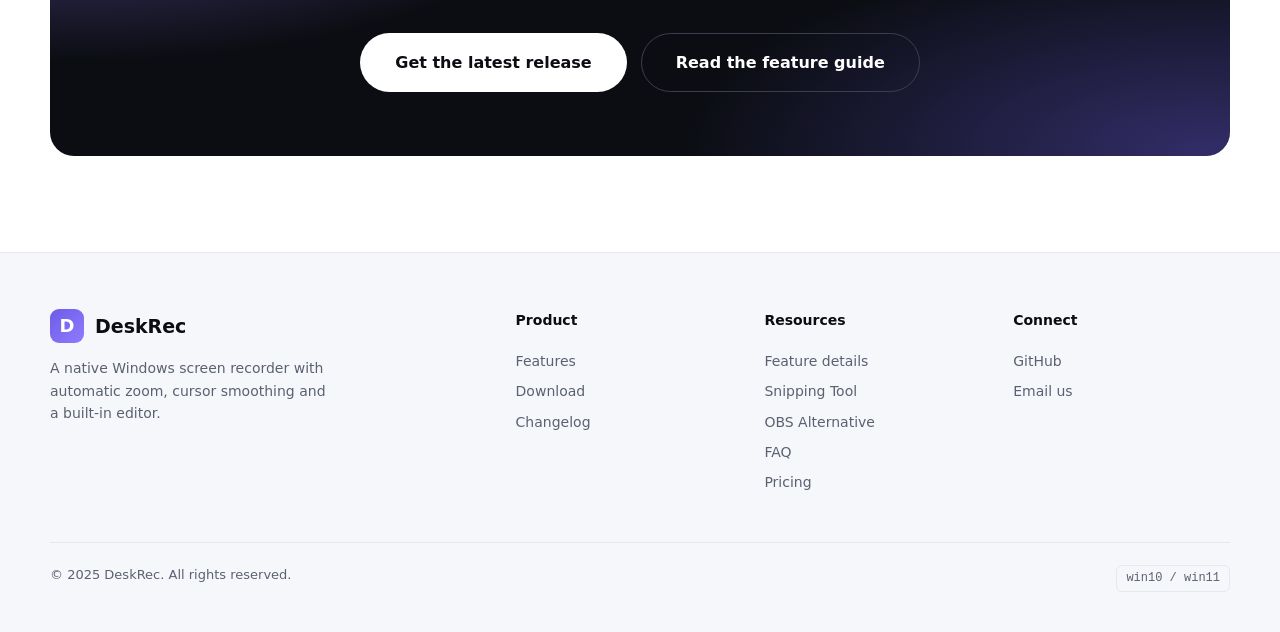
<file: download.html>
<!doctype html>
<html lang="en">
<head>
  <meta charset="UTF-8" />
  <meta name="viewport" content="width=device-width, initial-scale=1.0" />
  <title>Download — DeskRec</title>
  <meta name="description" content="Download DeskRec for Windows. A native screen recorder with automatic zoom, cursor smoothing and a built-in editor. Free 7-day trial." />
  <meta name="theme-color" content="#ffffff" />
  <meta name="msvalidate.01" content="247B24A047C412165DF2A4878DC85CAA" />
  <link rel="canonical" href="https://deskrec.getwalksafe.co.uk/download.html" />
  <link rel="icon" type="image/png" sizes="32x32" href="/deskrec-website/favicon-32.png" /><link rel="icon" type="image/ico" sizes="16x16" href="/deskrec-website/favicon.ico" />
  <link rel="stylesheet" href="css/styles.css" />
</head>
<body>
  <header class="nav">
    <div class="container nav-inner">
      <a class="brand" href="index.html"><span class="logo">D</span>DeskRec</a>
      <nav class="nav-links">
        <a href="index.html#features">Features</a>
        <a href="features.html">Details</a>
        <a href="faq.html">FAQ</a>
        <a href="snipping-tool.html">Snipping Tool</a>
        <a href="obs-alternative.html">OBS Alternative</a>
        <a href="changelog.html">Changelog</a>
      </nav>
      <a class="btn btn--primary nav-cta" href="download.html">Download</a>
      <button class="burger" aria-label="Menu" aria-expanded="false">☰</button>
    </div>
    <div class="mobile-menu container">
      <a href="index.html#features">Features</a>
      <a href="features.html">Details</a>
      <a href="faq.html">FAQ</a>
      <a href="snipping-tool.html">Snipping Tool</a>
      <a href="obs-alternative.html">OBS Alternative</a>
      <a href="changelog.html">Changelog</a>
      <a href="download.html">Download</a>
    </div>
  </header>

  <section class="page-head">
    <div class="container">
      <div class="breadcrumb"><a href="index.html">Home</a> / Download</div>
      <h1>Download DeskRec for Windows</h1>
      <p class="sub">Beautiful screen recordings, right on your PC. Free to try for 7 days — no credit card needed.</p>
    </div>
  </section>

  <section class="section section--soft" style="padding-top:24px;">
    <div class="container" style="max-width:820px;">

      <div class="card dl-card" data-reveal>
        <div class="dl">
          <div class="os">
            <svg viewBox="0 0 24 24" fill="currentColor"><path d="M3 5.7 11.6 4.6v7.9H3zM12.6 4.4 21.4 3v9.5h-8.8zM3 11.7l8.6-.1v8L3 18.4zM12.6 11.6h8.8V21l-8.8-1.4z"/></svg>
          </div>
          <div>
            <h3>Windows installer</h3>
            <p>Stable release v0.1.0 · 64-bit · NSIS installer</p>
            <a class="btn btn--accent btn--lg" href="https://github.com/Michael5565/deskrec/releases/latest/download/deskrec_0.1.1_x64-setup.exe" target="_blank" rel="noopener">
              Download for Windows
              <svg viewBox="0 0 24 24" fill="none" stroke="currentColor" stroke-width="2" stroke-linecap="round" stroke-linejoin="round"><path d="M12 3v12M7 10l5 5 5-5"/><path d="M5 21h14"/></svg>
            </a>
          </div>
        </div>
      </div>

      <div style="margin-top:22px;" class="req" data-reveal>
        <svg viewBox="0 0 24 24" fill="none" stroke="currentColor" stroke-width="1.8"><circle cx="12" cy="12" r="9"/><path d="M12 7v6M12 17h.01" stroke-linecap="round"/></svg>
        <div>
          <b style="color:var(--ink);">Requirements</b><br/>
          Windows 10 or Windows 11 (64-bit) · Any modern PC. Efficient native capture, so even an everyday laptop records smoothly at 60&nbsp;FPS.
        </div>
      </div>

      <div class="grid grid--2" style="margin-top:44px;">
        <div class="card" data-reveal>
          <h3 style="font-size:20px;font-weight:750;margin-bottom:14px;">① Install</h3>
          <p style="color:var(--muted);font-size:15px;">Run the downloaded installer. When Windows shows a SmartScreen prompt, choose <b style="color:var(--ink);">More info &rarr; Run anyway</b> if the app isn't signed yet.</p>
        </div>
        <div class="card" data-reveal>
          <h3 style="font-size:20px;font-weight:750;margin-bottom:14px;">② Record</h3>
          <p style="color:var(--muted);font-size:15px;">Open DeskRec, pick your source (screen, window or region), and hit Record. Automatic zoom, cursor smoothing and annotations are applied as you capture.</p>
        </div>
        <div class="card" data-reveal>
          <h3 style="font-size:20px;font-weight:750;margin-bottom:14px;">③ Review</h3>
          <p style="color:var(--muted);font-size:15px;">The built-in editor opens automatically. Replay, trim the extras and adjust the timeline before you export.</p>
        </div>
        <div class="card" data-reveal>
          <h3 style="font-size:20px;font-weight:750;margin-bottom:14px;">④ Export</h3>
          <p style="color:var(--muted);font-size:15px;">Export a clean MP4 ready to share on Slack, Teams, YouTube or your docs. That's it.</p>
        </div>
      </div>

      <div style="margin-top:22px;" class="req" data-reveal>
        <svg viewBox="0 0 24 24" fill="none" stroke="currentColor" stroke-width="1.8"><path d="M12 2v20M17 7H9.5a3.5 3.5 0 0 0 0 7h5a3.5 3.5 0 0 1 0 7H6" stroke-linecap="round"/></svg>
        <div>
          <b style="color:var(--ink);">Already a customer?</b><br/>
          DeskRec checks for updates automatically and installs them silently on launch — you'll always be on the latest build without lifting a finger.
        </div>
      </div>

    </div>
  </section>

  <section class="section">
    <div class="container">
      <div class="cta">
        <h2>Try DeskRec free for 7 days.</h2>
        <p>Every feature unlocked. Cancel anytime, keep your exports forever.</p>
        <div class="btn-wrap">
          <a class="btn btn--primary btn--lg" href="https://github.com/Michael5565/deskrec/releases/latest/download/deskrec_0.1.1_x64-setup.exe">Get the latest release</a>
          <a class="btn btn--ghost btn--lg" href="features.html">Read the feature guide</a>
        </div>
      </div>
    </div>
  </section>

  <footer class="footer">
    <div class="container">
      <div class="footer-grid">
        <div>
          <a class="brand" href="index.html"><span class="logo">D</span>DeskRec</a>
          <p class="about">A native Windows screen recorder with automatic zoom, cursor smoothing and a built-in editor.</p>
        </div>
        <div class="footer-col">
          <h4>Product</h4>
          <a href="index.html#features">Features</a>
          <a href="download.html">Download</a>
          <a href="changelog.html">Changelog</a>
        </div>
        <div class="footer-col">
          <h4>Resources</h4>
          <a href="features.html">Feature details</a>
          <a href="snipping-tool.html">Snipping Tool</a>
          <a href="obs-alternative.html">OBS Alternative</a>
          <a href="faq.html">FAQ</a>
          <a href="index.html#pricing">Pricing</a>
        </div>
        <div class="footer-col">
          <h4>Connect</h4>
          <a href="https://github.com/Michael5565/deskrec" target="_blank" rel="noopener">GitHub</a>
          <a href="mailto:hello@deskrec.app">Email us</a>
        </div>
      </div>
      <div class="legal">
        <span>© 2025 DeskRec. All rights reserved.</span>
        <span><span class="platform">win10 / win11</span></span>
      </div>
    </div>
  </footer>

  <script src="js/main.js"></script>
</body>
</html>
</file>
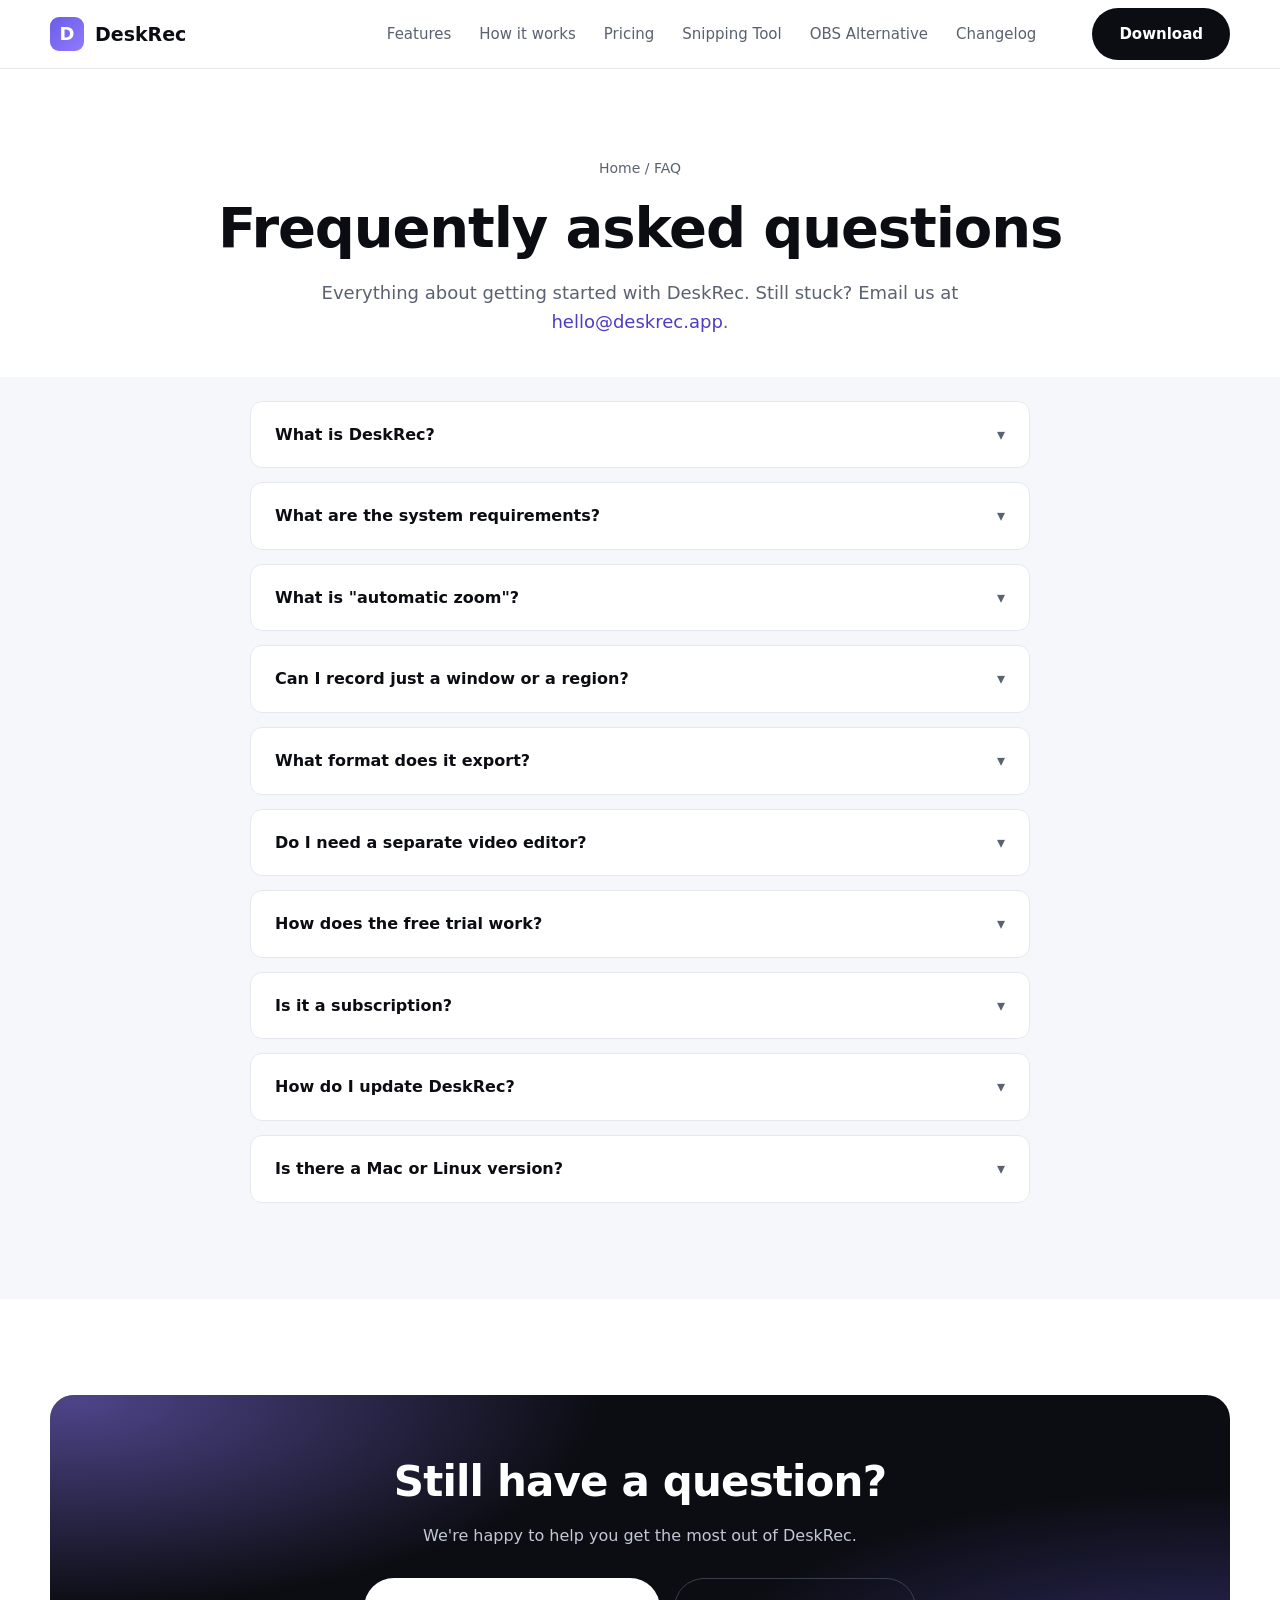
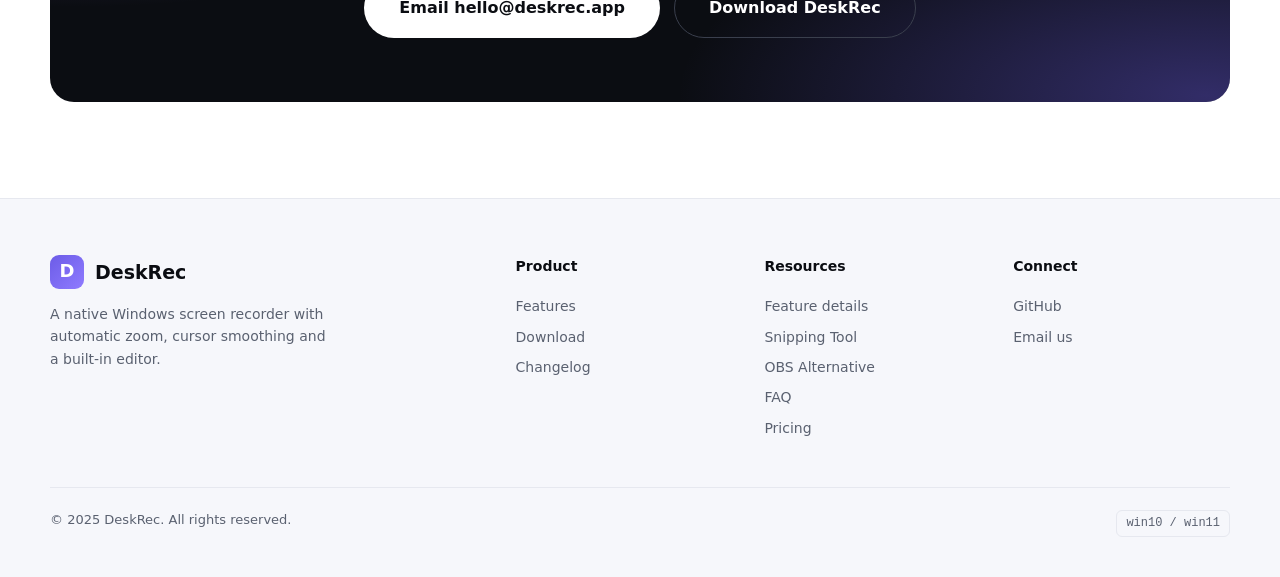
<file: faq.html>
<!doctype html>
<html lang="en">
<head>
  <meta charset="UTF-8" />
  <meta name="viewport" content="width=device-width, initial-scale=1.0" />
  <title>FAQ — DeskRec</title>
  <meta name="description" content="Answers to common questions about DeskRec: features, system requirements, export format, licensing, and the free trial." />
  <meta name="theme-color" content="#ffffff" />
  <meta name="msvalidate.01" content="247B24A047C412165DF2A4878DC85CAA" />
  <link rel="canonical" href="https://deskrec.getwalksafe.co.uk/faq.html" />
  <link rel="icon" type="image/png" sizes="32x32" href="/deskrec-website/favicon-32.png" /><link rel="icon" type="image/ico" sizes="16x16" href="/deskrec-website/favicon.ico" />
  <link rel="stylesheet" href="css/styles.css" />
</head>
<body>
  <header class="nav">
    <div class="container nav-inner">
      <a class="brand" href="index.html"><span class="logo">D</span>DeskRec</a>
      <nav class="nav-links">
        <a href="index.html#features">Features</a>
        <a href="index.html#how-it-works">How it works</a>
        <a href="index.html#pricing">Pricing</a>
        <a href="snipping-tool.html">Snipping Tool</a>
        <a href="obs-alternative.html">OBS Alternative</a>
        <a href="changelog.html">Changelog</a>
      </nav>
      <a class="btn btn--primary nav-cta" href="download.html">Download</a>
      <button class="burger" aria-label="Menu" aria-expanded="false">☰</button>
    </div>
    <div class="mobile-menu container">
      <a href="index.html#features">Features</a>
      <a href="index.html#how-it-works">How it works</a>
      <a href="index.html#pricing">Pricing</a>
      <a href="snipping-tool.html">Snipping Tool</a>
      <a href="obs-alternative.html">OBS Alternative</a>
      <a href="changelog.html">Changelog</a>
      <a href="download.html">Download</a>
    </div>
  </header>

  <section class="page-head">
    <div class="container">
      <div class="breadcrumb"><a href="index.html">Home</a> / FAQ</div>
      <h1>Frequently asked questions</h1>
      <p class="sub">Everything about getting started with DeskRec. Still stuck? Email us at <a href="mailto:hello@deskrec.app">hello@deskrec.app</a>.</p>
    </div>
  </section>

  <section class="section section--soft" style="padding-top:24px;">
    <div class="container">
      <div class="faq" data-single="true">
        <div class="faq-item">
          <button class="faq-q">What is DeskRec? <span class="chev">▾</span></button>
          <div class="faq-a">DeskRec is a native Windows screen recorder created as a friendly Screen Studio alternative. It records your screen with automatic zoom, cursor smoothing and annotations, then lets you review and export a clean MP4 in one app.</div>
        </div>
        <div class="faq-item">
          <button class="faq-q">What are the system requirements? <span class="chev">▾</span></button>
          <div class="faq-a">DeskRec runs on Windows 10 and Windows 11 on any reasonably modern PC. Because it uses efficient native capture, it stays lightweight even while recording at 60 FPS.</div>
        </div>
        <div class="faq-item">
          <button class="faq-q">What is "automatic zoom"? <span class="chev">▾</span></button>
          <div class="faq-a">Automatic zoom analyzes your clicks and mouse movement while you record and smoothly frames the active part of the screen. Viewers always follow your action without you moving the camera or editing afterwards.</div>
        </div>
        <div class="faq-item">
          <button class="faq-q">Can I record just a window or a region? <span class="chev">▾</span></button>
          <div class="faq-a">Yes. Choose full screen, a single window, or draw a custom region. You can combine system audio, microphone and a webcam bubble however you like.</div>
        </div>
        <div class="faq-item">
          <button class="faq-q">What format does it export? <span class="chev">▾</span></button>
          <div class="faq-a">DeskRec exports standard MP4 files that play anywhere — Slack, Teams, YouTube, your docs and more.</div>
        </div>
        <div class="faq-item">
          <button class="faq-q">Do I need a separate video editor? <span class="chev">▾</span></button>
          <div class="faq-a">No. The built-in editor lets you replay, trim and fine-tune your clip, and includes pause/resume controls during recording for clean takes. Then you export directly.</div>
        </div>
        <div class="faq-item">
          <button class="faq-q">How does the free trial work? <span class="chev">▾</span></button>
          <div class="faq-a">Every feature is unlocked free for 7 days — no credit card required. After the trial, choose a one-time Pro license or a Team plan.</div>
        </div>
        <div class="faq-item">
          <button class="faq-q">Is it a subscription? <span class="chev">▾</span></button>
          <div class="faq-a">No. Pro is a one-time purchase for Windows that you keep forever, and it includes auto-updates and priority support. Team plans support 5+ seats with volume pricing.</div>
        </div>
        <div class="faq-item">
          <button class="faq-q">How do I update DeskRec? <span class="chev">▾</span></button>
          <div class="faq-a">DeskRec checks for updates automatically on launch and can download and install new builds silently, so you always run the latest version.</div>
        </div>
        <div class="faq-item">
          <button class="faq-q">Is there a Mac or Linux version? <span class="chev">▾</span></button>
          <div class="faq-a">DeskRec is currently a native Windows app. We'll announce other platforms if and when they ship.</div>
        </div>
      </div>
    </div>
  </section>

  <section class="section">
    <div class="container">
      <div class="cta">
        <h2>Still have a question?</h2>
        <p>We're happy to help you get the most out of DeskRec.</p>
        <div class="btn-wrap">
          <a class="btn btn--primary btn--lg" href="mailto:hello@deskrec.app">Email hello@deskrec.app</a>
          <a class="btn btn--ghost btn--lg" href="download.html">Download DeskRec</a>
        </div>
      </div>
    </div>
  </section>

  <footer class="footer">
    <div class="container">
      <div class="footer-grid">
        <div>
          <a class="brand" href="index.html"><span class="logo">D</span>DeskRec</a>
          <p class="about">A native Windows screen recorder with automatic zoom, cursor smoothing and a built-in editor.</p>
        </div>
        <div class="footer-col">
          <h4>Product</h4>
          <a href="index.html#features">Features</a>
          <a href="download.html">Download</a>
          <a href="changelog.html">Changelog</a>
        </div>
        <div class="footer-col">
          <h4>Resources</h4>
          <a href="features.html">Feature details</a>
          <a href="snipping-tool.html">Snipping Tool</a>
          <a href="obs-alternative.html">OBS Alternative</a>
          <a href="faq.html">FAQ</a>
          <a href="index.html#pricing">Pricing</a>
        </div>
        <div class="footer-col">
          <h4>Connect</h4>
          <a href="https://github.com/Michael5565/deskrec" target="_blank" rel="noopener">GitHub</a>
          <a href="mailto:hello@deskrec.app">Email us</a>
        </div>
      </div>
      <div class="legal">
        <span>© 2025 DeskRec. All rights reserved.</span>
        <span><span class="platform">win10 / win11</span></span>
      </div>
    </div>
  </footer>

  <script src="js/main.js"></script>
</body>
</html>
</file>
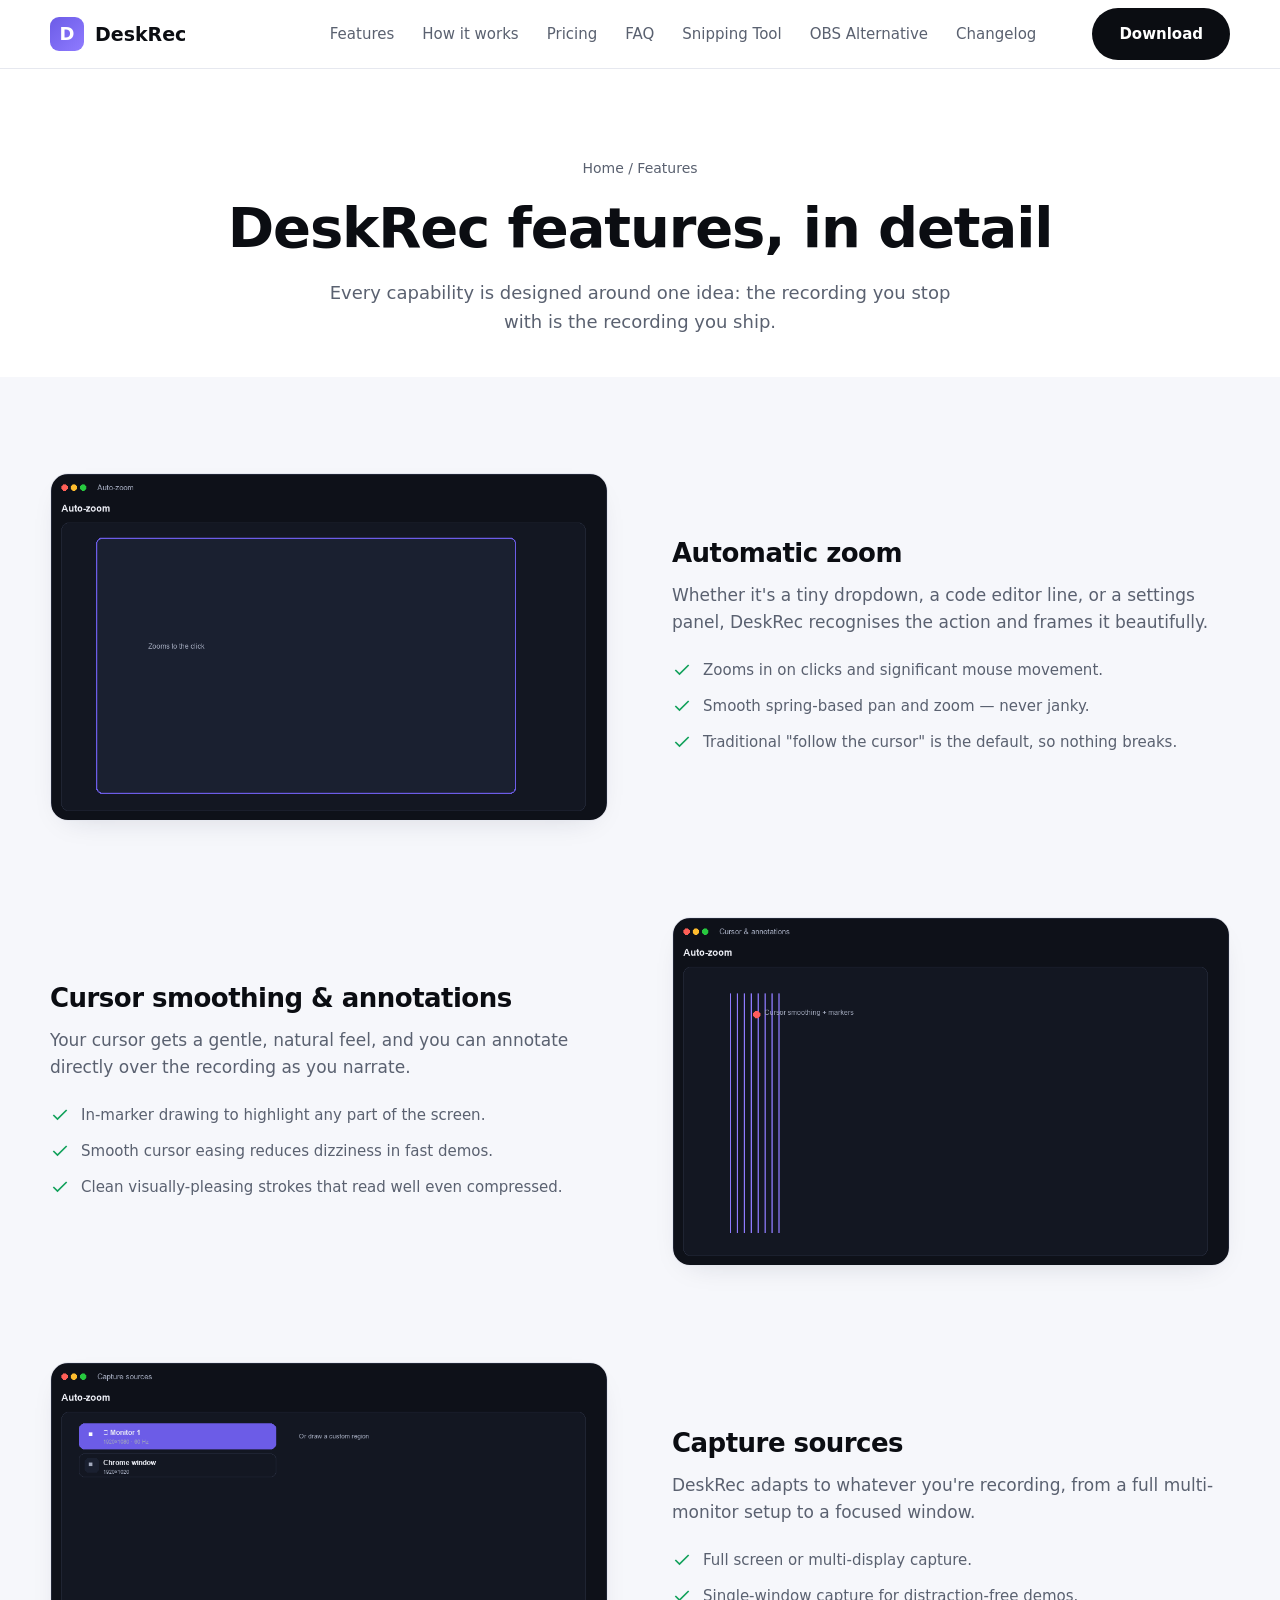
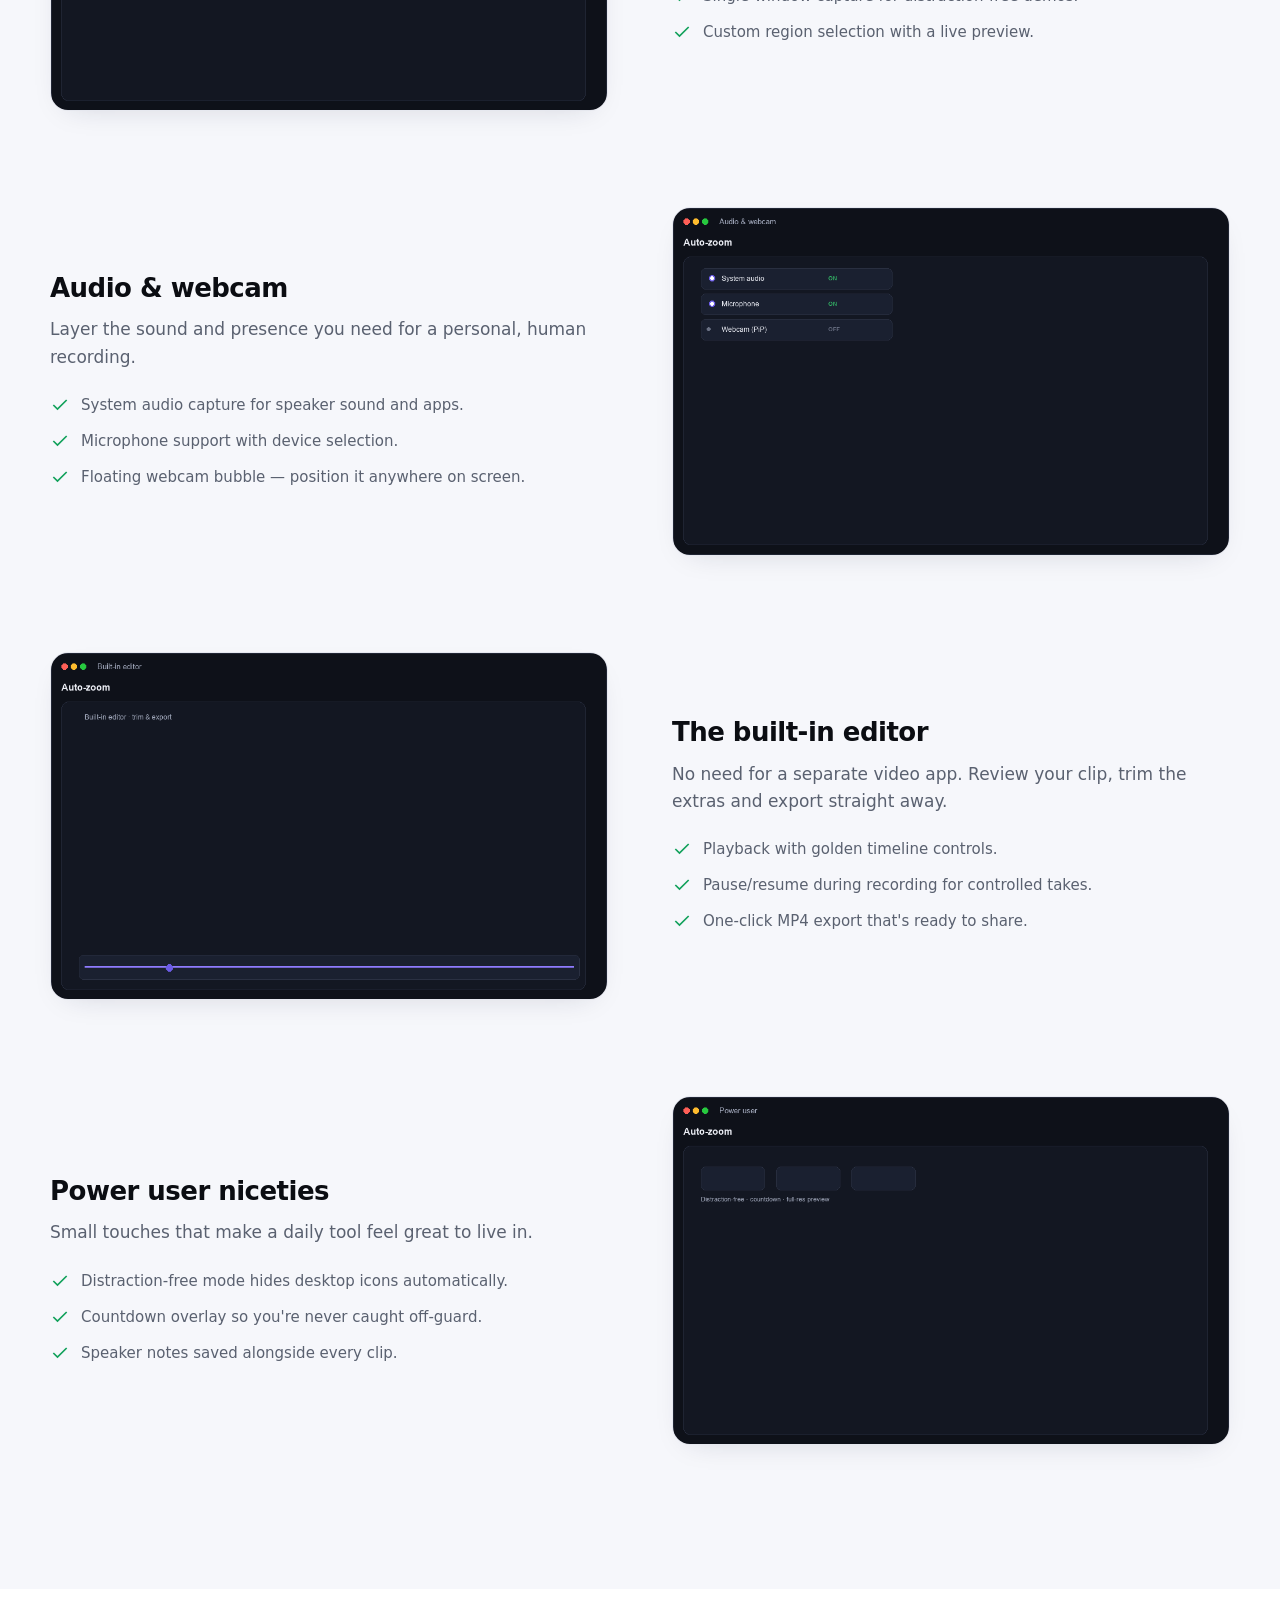
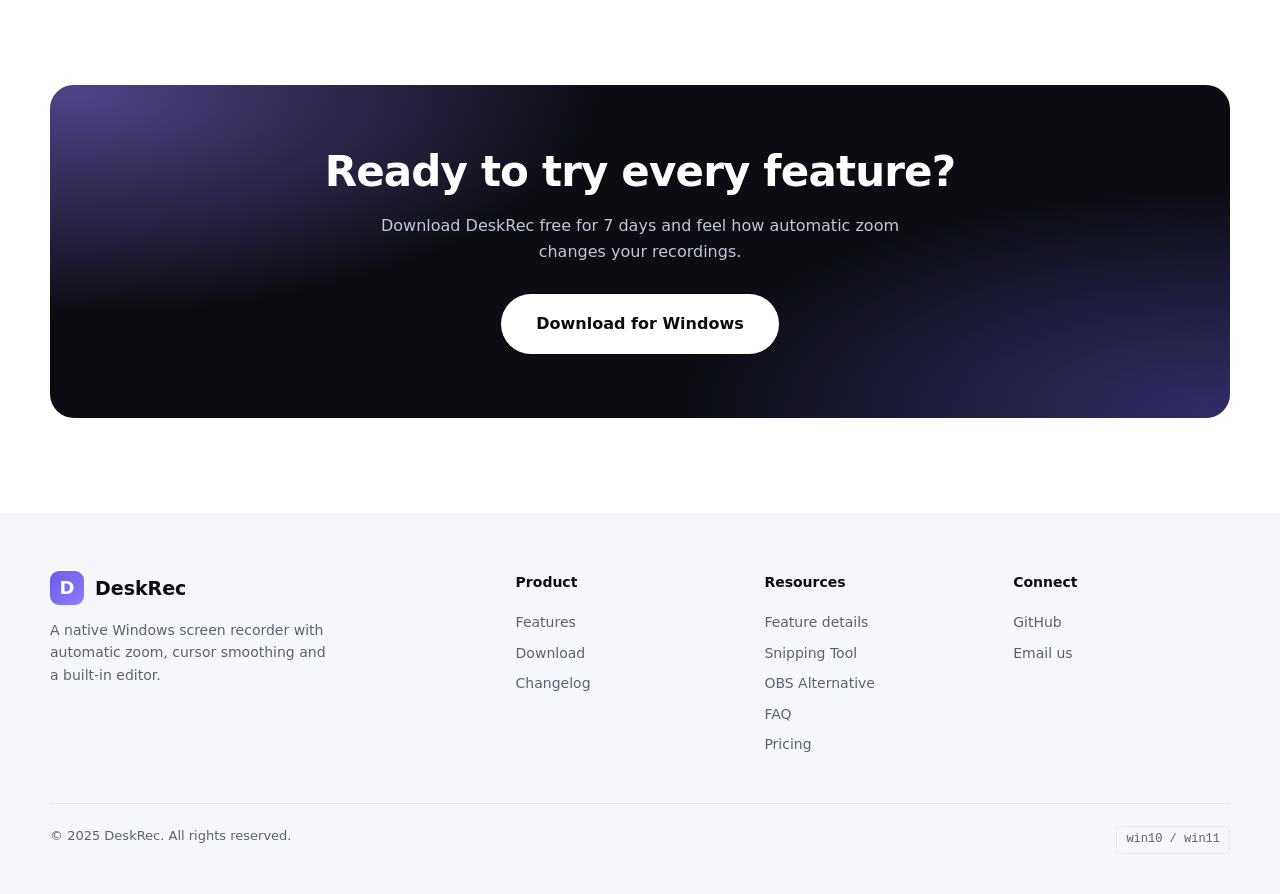
<file: features.html>
<!doctype html>
<html lang="en">
<head>
  <meta charset="UTF-8" />
  <meta name="viewport" content="width=device-width, initial-scale=1.0" />
  <title>Features — DeskRec</title>
  <meta name="description" content="Every DeskRec feature explained: automatic zoom, cursor smoothing, annotations, webcam bubble, countdown, distraction-free mode, and the built-in editor." />
  <meta name="theme-color" content="#ffffff" />
  <meta name="msvalidate.01" content="247B24A047C412165DF2A4878DC85CAA" />
  <link rel="canonical" href="https://deskrec.getwalksafe.co.uk/features.html" />
  <link rel="icon" type="image/png" sizes="32x32" href="/deskrec-website/favicon-32.png" /><link rel="icon" type="image/ico" sizes="16x16" href="/deskrec-website/favicon.ico" />
  <link rel="stylesheet" href="css/styles.css" />
</head>
<body>
  <header class="nav">
    <div class="container nav-inner">
      <a class="brand" href="index.html"><span class="logo">D</span>DeskRec</a>
      <nav class="nav-links">
        <a href="index.html#features">Features</a>
        <a href="index.html#how-it-works">How it works</a>
        <a href="index.html#pricing">Pricing</a>
        <a href="faq.html">FAQ</a>
        <a href="snipping-tool.html">Snipping Tool</a>
        <a href="obs-alternative.html">OBS Alternative</a>
        <a href="changelog.html">Changelog</a>
      </nav>
      <a class="btn btn--primary nav-cta" href="download.html">Download</a>
      <button class="burger" aria-label="Menu" aria-expanded="false">☰</button>
    </div>
    <div class="mobile-menu container">
      <a href="index.html#features">Features</a>
      <a href="index.html#how-it-works">How it works</a>
      <a href="index.html#pricing">Pricing</a>
      <a href="faq.html">FAQ</a>
      <a href="snipping-tool.html">Snipping Tool</a>
      <a href="obs-alternative.html">OBS Alternative</a>
      <a href="changelog.html">Changelog</a>
      <a href="download.html">Download</a>
    </div>
  </header>

  <section class="page-head">
    <div class="container">
      <div class="breadcrumb"><a href="index.html">Home</a> / Features</div>
      <h1>DeskRec features, in detail</h1>
      <p class="sub">Every capability is designed around one idea: the recording you stop with is the recording you ship.</p>
    </div>
  </section>

  <!-- Detailed feature rows -->
  <section class="section section--soft" style="padding-top:48px;">
    <div class="container">

      <div class="feature-row">
        <div class="feature-media"><img src="img/feature-zoom.png" alt="Automatic zoom" loading="lazy" /></div>
        <div class="feature-text">
          <h3>Automatic zoom</h3>
          <p class="sub">Whether it's a tiny dropdown, a code editor line, or a settings panel, DeskRec recognises the action and frames it beautifully.</p>
          <ul>
            <li><svg viewBox="0 0 24 24" fill="none" stroke="currentColor" stroke-width="2"><path d="M20 6 9 17l-5-5"/></svg>Zooms in on clicks and significant mouse movement.</li>
            <li><svg viewBox="0 0 24 24" fill="none" stroke="currentColor" stroke-width="2"><path d="M20 6 9 17l-5-5"/></svg>Smooth spring-based pan and zoom — never janky.</li>
            <li><svg viewBox="0 0 24 24" fill="none" stroke="currentColor" stroke-width="2"><path d="M20 6 9 17l-5-5"/></svg>Traditional "follow the cursor" is the default, so nothing breaks.</li>
          </ul>
        </div>
      </div>

      <div class="feature-row reverse">
        <div class="feature-media"><img src="img/feature-cursor.png" alt="Cursor smoothing and annotations" loading="lazy" /></div>
        <div class="feature-text">
          <h3>Cursor smoothing &amp; annotations</h3>
          <p class="sub">Your cursor gets a gentle, natural feel, and you can annotate directly over the recording as you narrate.</p>
          <ul>
            <li><svg viewBox="0 0 24 24" fill="none" stroke="currentColor" stroke-width="2"><path d="M20 6 9 17l-5-5"/></svg>In-marker drawing to highlight any part of the screen.</li>
            <li><svg viewBox="0 0 24 24" fill="none" stroke="currentColor" stroke-width="2"><path d="M20 6 9 17l-5-5"/></svg>Smooth cursor easing reduces dizziness in fast demos.</li>
            <li><svg viewBox="0 0 24 24" fill="none" stroke="currentColor" stroke-width="2"><path d="M20 6 9 17l-5-5"/></svg>Clean visually-pleasing strokes that read well even compressed.</li>
          </ul>
        </div>
      </div>

      <div class="feature-row">
        <div class="feature-media"><img src="img/feature-sources.png" alt="Choose a capture source" loading="lazy" /></div>
        <div class="feature-text">
          <h3>Capture sources</h3>
          <p class="sub">DeskRec adapts to whatever you're recording, from a full multi-monitor setup to a focused window.</p>
          <ul>
            <li><svg viewBox="0 0 24 24" fill="none" stroke="currentColor" stroke-width="2"><path d="M20 6 9 17l-5-5"/></svg>Full screen or multi-display capture.</li>
            <li><svg viewBox="0 0 24 24" fill="none" stroke="currentColor" stroke-width="2"><path d="M20 6 9 17l-5-5"/></svg>Single-window capture for distraction-free demos.</li>
            <li><svg viewBox="0 0 24 24" fill="none" stroke="currentColor" stroke-width="2"><path d="M20 6 9 17l-5-5"/></svg>Custom region selection with a live preview.</li>
          </ul>
        </div>
      </div>

      <div class="feature-row reverse">
        <div class="feature-media"><img src="img/feature-audio.png" alt="Audio and webcam recording" loading="lazy" /></div>
        <div class="feature-text">
          <h3>Audio &amp; webcam</h3>
          <p class="sub">Layer the sound and presence you need for a personal, human recording.</p>
          <ul>
            <li><svg viewBox="0 0 24 24" fill="none" stroke="currentColor" stroke-width="2"><path d="M20 6 9 17l-5-5"/></svg>System audio capture for speaker sound and apps.</li>
            <li><svg viewBox="0 0 24 24" fill="none" stroke="currentColor" stroke-width="2"><path d="M20 6 9 17l-5-5"/></svg>Microphone support with device selection.</li>
            <li><svg viewBox="0 0 24 24" fill="none" stroke="currentColor" stroke-width="2"><path d="M20 6 9 17l-5-5"/></svg>Floating webcam bubble — position it anywhere on screen.</li>
          </ul>
        </div>
      </div>

      <div class="feature-row">
        <div class="feature-media"><img src="img/feature-editor.png" alt="The built-in editor" loading="lazy" /></div>
        <div class="feature-text">
          <h3>The built-in editor</h3>
          <p class="sub">No need for a separate video app. Review your clip, trim the extras and export straight away.</p>
          <ul>
            <li><svg viewBox="0 0 24 24" fill="none" stroke="currentColor" stroke-width="2"><path d="M20 6 9 17l-5-5"/></svg>Playback with golden timeline controls.</li>
            <li><svg viewBox="0 0 24 24" fill="none" stroke="currentColor" stroke-width="2"><path d="M20 6 9 17l-5-5"/></svg>Pause/resume during recording for controlled takes.</li>
            <li><svg viewBox="0 0 24 24" fill="none" stroke="currentColor" stroke-width="2"><path d="M20 6 9 17l-5-5"/></svg>One-click MP4 export that's ready to share.</li>
          </ul>
        </div>
      </div>

      <div class="feature-row reverse">
        <div class="feature-media"><img src="img/feature-speed.png" alt="Power user features" loading="lazy" /></div>
        <div class="feature-text">
          <h3>Power user niceties</h3>
          <p class="sub">Small touches that make a daily tool feel great to live in.</p>
          <ul>
            <li><svg viewBox="0 0 24 24" fill="none" stroke="currentColor" stroke-width="2"><path d="M20 6 9 17l-5-5"/></svg>Distraction-free mode hides desktop icons automatically.</li>
            <li><svg viewBox="0 0 24 24" fill="none" stroke="currentColor" stroke-width="2"><path d="M20 6 9 17l-5-5"/></svg>Countdown overlay so you're never caught off-guard.</li>
            <li><svg viewBox="0 0 24 24" fill="none" stroke="currentColor" stroke-width="2"><path d="M20 6 9 17l-5-5"/></svg>Speaker notes saved alongside every clip.</li>
          </ul>
        </div>
      </div>

    </div>
  </section>

  <section class="section">
    <div class="container">
      <div class="cta">
        <h2>Ready to try every feature?</h2>
        <p>Download DeskRec free for 7 days and feel how automatic zoom changes your recordings.</p>
        <div class="btn-wrap">
          <a class="btn btn--primary btn--lg" href="download.html">Download for Windows</a>
        </div>
      </div>
    </div>
  </section>

  <footer class="footer">
    <div class="container">
      <div class="footer-grid">
        <div>
          <a class="brand" href="index.html"><span class="logo">D</span>DeskRec</a>
          <p class="about">A native Windows screen recorder with automatic zoom, cursor smoothing and a built-in editor.</p>
        </div>
        <div class="footer-col">
          <h4>Product</h4>
          <a href="index.html#features">Features</a>
          <a href="download.html">Download</a>
          <a href="changelog.html">Changelog</a>
        </div>
        <div class="footer-col">
          <h4>Resources</h4>
          <a href="features.html">Feature details</a>
          <a href="snipping-tool.html">Snipping Tool</a>
          <a href="obs-alternative.html">OBS Alternative</a>
          <a href="faq.html">FAQ</a>
          <a href="index.html#pricing">Pricing</a>
        </div>
        <div class="footer-col">
          <h4>Connect</h4>
          <a href="https://github.com/Michael5565/deskrec" target="_blank" rel="noopener">GitHub</a>
          <a href="mailto:hello@deskrec.app">Email us</a>
        </div>
      </div>
      <div class="legal">
        <span>© 2025 DeskRec. All rights reserved.</span>
        <span><span class="platform">win10 / win11</span></span>
      </div>
    </div>
  </footer>

  <script src="js/main.js"></script>
</body>
</html>
</file>
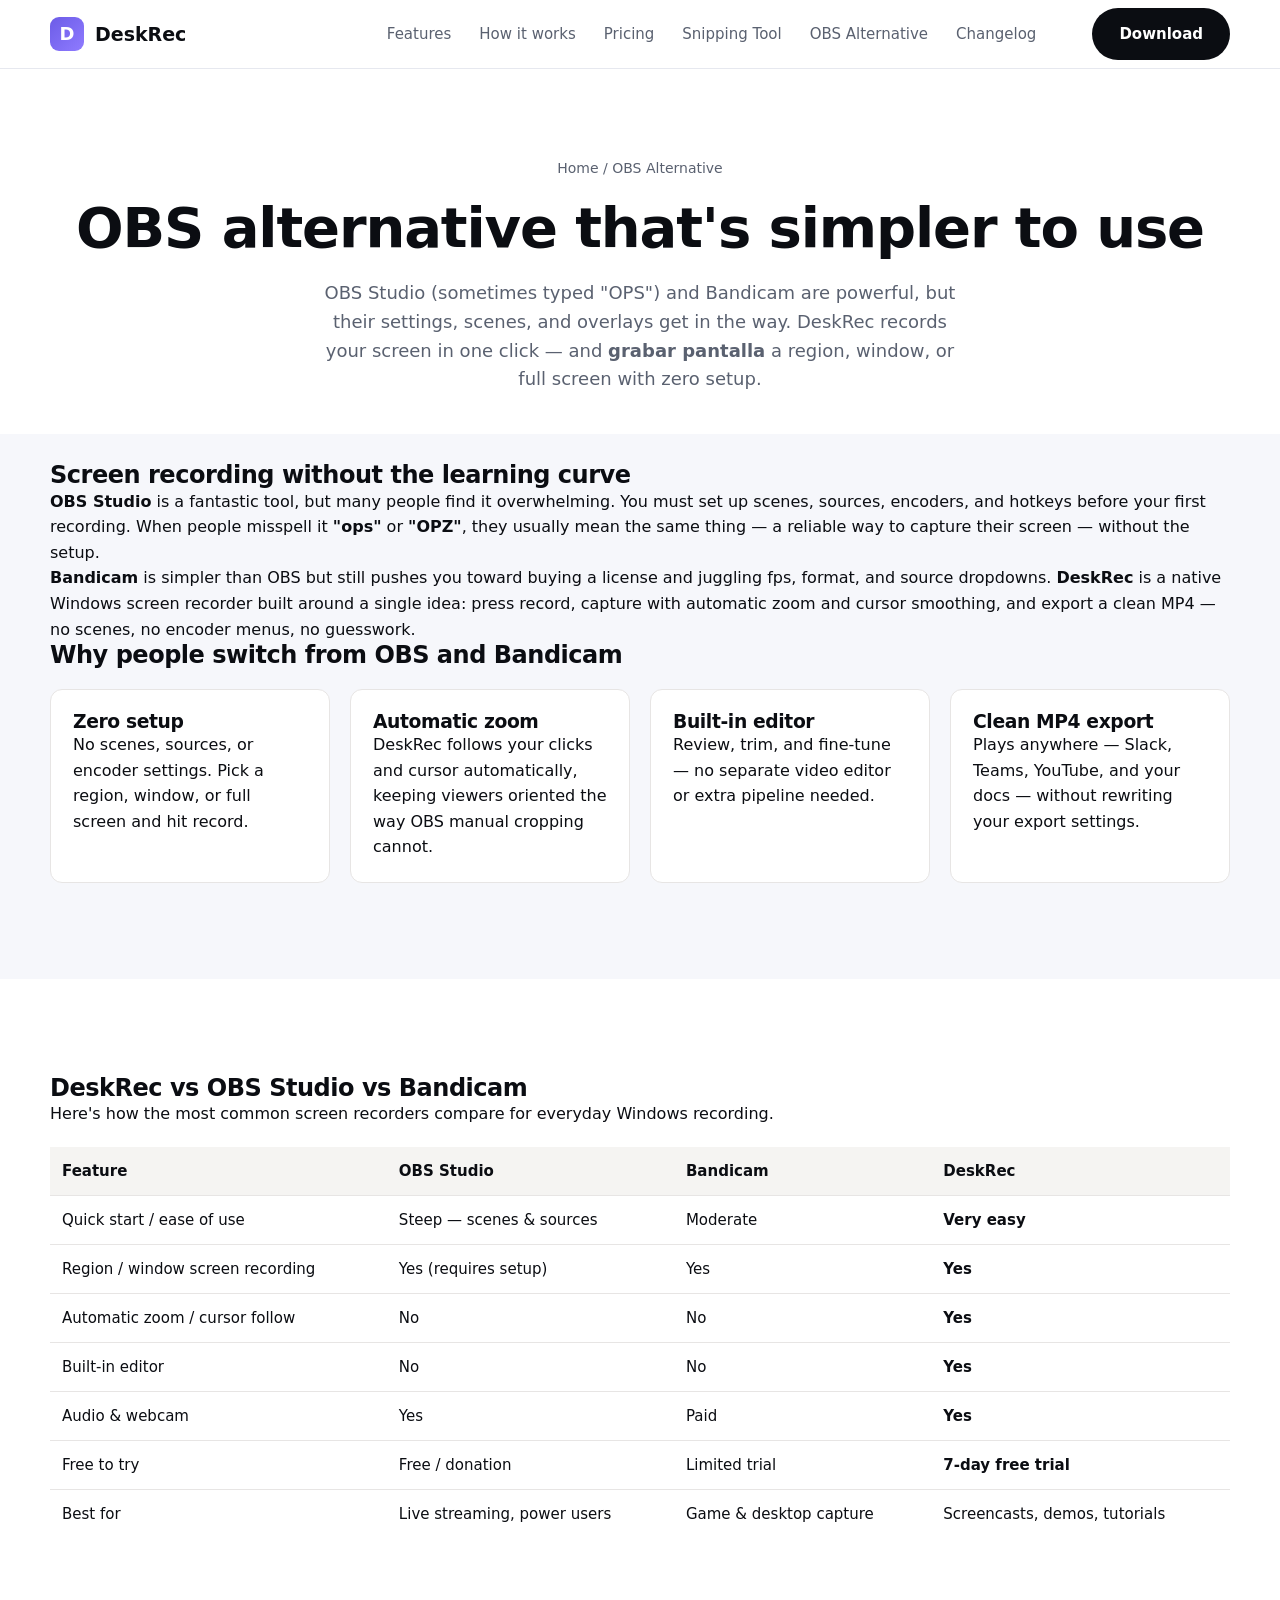
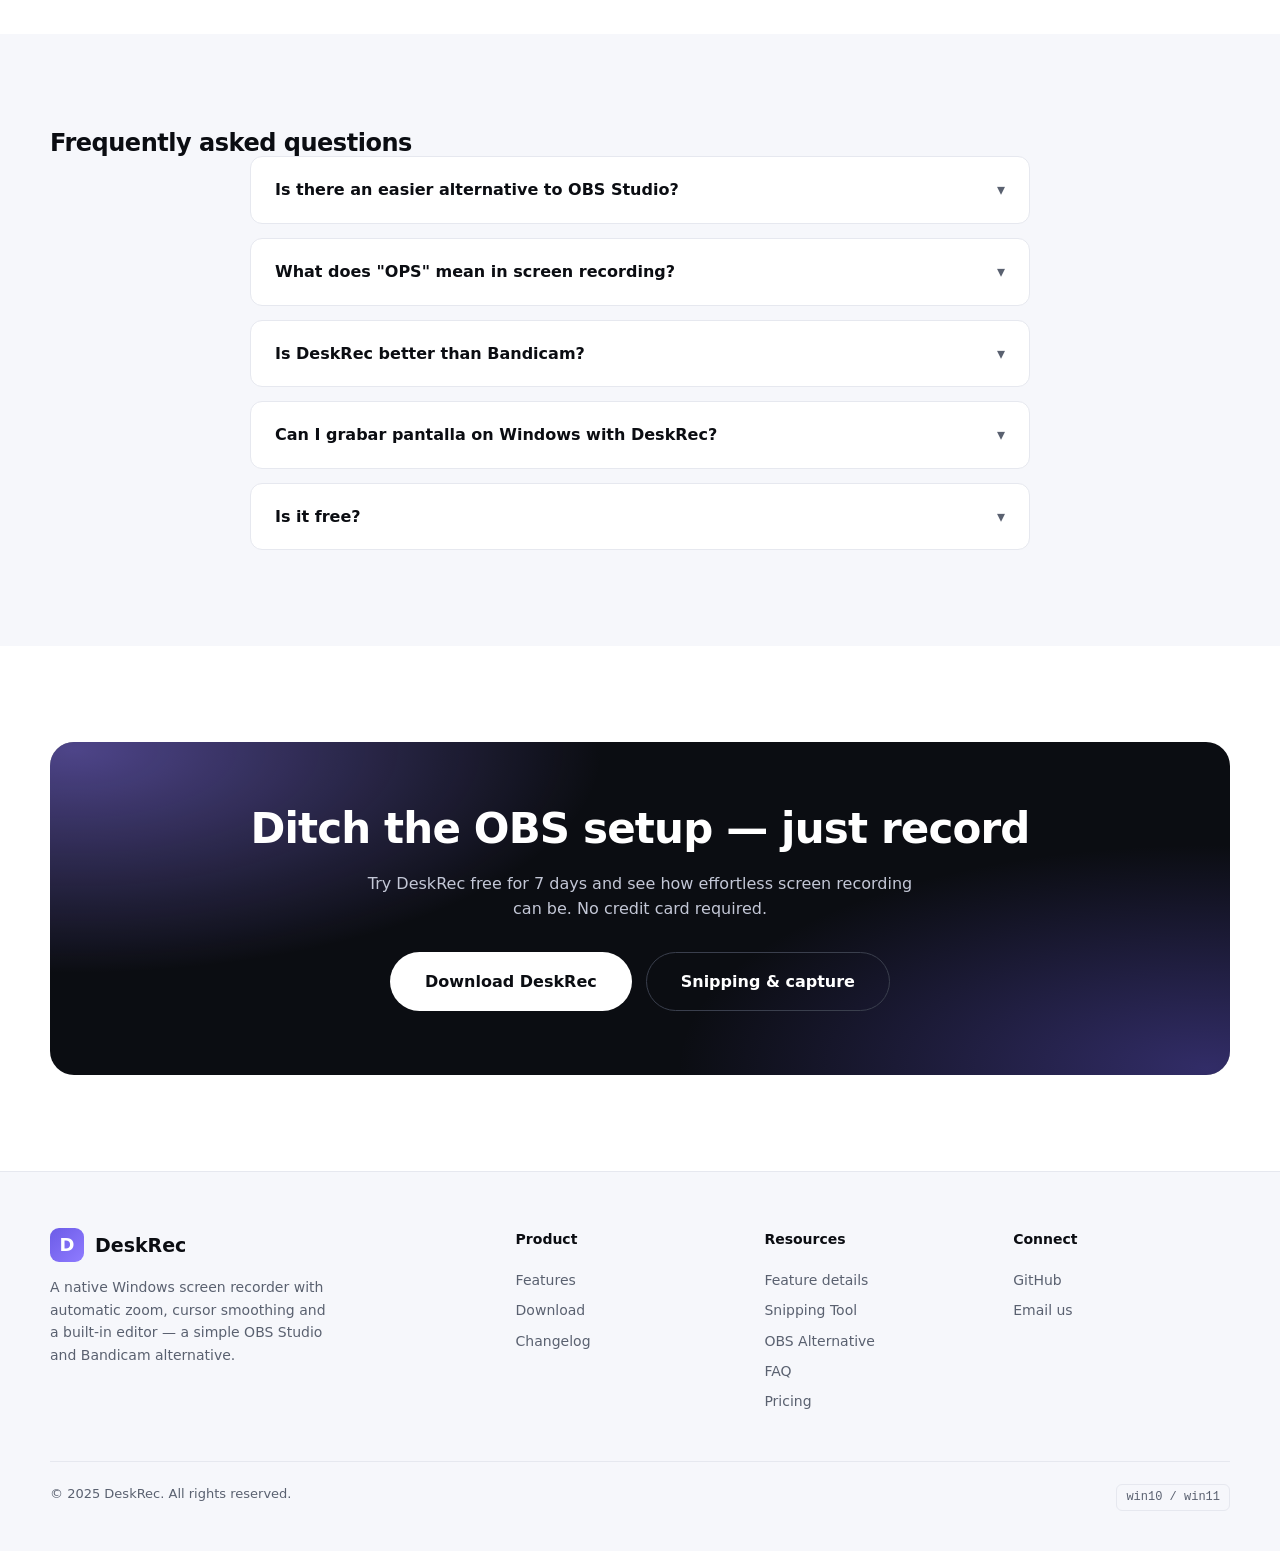
<file: obs-alternative.html>
<!doctype html>
<html lang="en">
<head>
  <meta charset="UTF-8" />
  <meta name="viewport" content="width=device-width, initial-scale=1.0" />
  <title>OBS Alternative — Easier Screen Recorder for Windows | DeskRec</title>
  <meta name="description" content="Looking for a friendlier alternative to OBS Studio (sometimes spelled 'OPS') or Bandicam? DeskRec makes screen recording and grabar pantalla on Windows effortless — no complex scenes or settings. Free to try." />
  <meta name="theme-color" content="#ffffff" />
  <meta name="msvalidate.01" content="247B24A047C412165DF2A4878DC85CAA" />
  <link rel="canonical" href="https://deskrec.getwalksafe.co.uk/obs-alternative.html" />
  <link rel="icon" type="image/png" sizes="32x32" href="/deskrec-website/favicon-32.png" /><link rel="icon" type="image/ico" sizes="16x16" href="/deskrec-website/favicon.ico" />
  <link rel="stylesheet" href="css/styles.css" />
</head>
<body>
  <header class="nav">
    <div class="container nav-inner">
      <a class="brand" href="index.html"><span class="logo">D</span>DeskRec</a>
      <nav class="nav-links">
        <a href="index.html#features">Features</a>
        <a href="index.html#how-it-works">How it works</a>
        <a href="index.html#pricing">Pricing</a>
        <a href="snipping-tool.html">Snipping Tool</a>
        <a href="obs-alternative.html">OBS Alternative</a>
        <a href="changelog.html">Changelog</a>
      </nav>
      <a class="btn btn--primary nav-cta" href="download.html">Download</a>
      <button class="burger" aria-label="Menu" aria-expanded="false">☰</button>
    </div>
    <div class="mobile-menu container">
      <a href="index.html#features">Features</a>
      <a href="index.html#how-it-works">How it works</a>
      <a href="index.html#pricing">Pricing</a>
      <a href="snipping-tool.html">Snipping Tool</a>
      <a href="obs-alternative.html">OBS Alternative</a>
      <a href="changelog.html">Changelog</a>
      <a href="download.html">Download</a>
    </div>
  </header>

  <section class="page-head">
    <div class="container">
      <div class="breadcrumb"><a href="index.html">Home</a> / OBS Alternative</div>
      <h1>OBS alternative that's simpler to use</h1>
      <p class="sub">OBS Studio (sometimes typed "OPS") and Bandicam are powerful, but their settings, scenes, and overlays get in the way. DeskRec records your screen in one click — and <strong>grabar pantalla</strong> a region, window, or full screen with zero setup.</p>
    </div>
  </section>

  <section class="section section--soft" style="padding-top:28px;">
    <div class="container">
      <h2>Screen recording without the learning curve</h2>
      <p><strong>OBS Studio</strong> is a fantastic tool, but many people find it overwhelming. You must set up scenes, sources, encoders, and hotkeys before your first recording. When people misspell it <strong>"ops"</strong> or <strong>"OPZ"</strong>, they usually mean the same thing — a reliable way to capture their screen — without the setup.</p>
      <p><strong>Bandicam</strong> is simpler than OBS but still pushes you toward buying a license and juggling fps, format, and source dropdowns. <strong>DeskRec</strong> is a native Windows screen recorder built around a single idea: press record, capture with automatic zoom and cursor smoothing, and export a clean MP4 — no scenes, no encoder menus, no guesswork.</p>

      <h2>Why people switch from OBS and Bandicam</h2>
      <div class="grid" style="display:grid;grid-template-columns:repeat(auto-fit,minmax(240px,1fr));gap:20px;margin-top:20px;">
        <div style="background:#fff;border:1px solid #e7e5e4;border-radius:12px;padding:22px;">
          <h3 style="margin-top:0;">Zero setup</h3>
          <p>No scenes, sources, or encoder settings. Pick a region, window, or full screen and hit record.</p>
        </div>
        <div style="background:#fff;border:1px solid #e7e5e4;border-radius:12px;padding:22px;">
          <h3 style="margin-top:0;">Automatic zoom</h3>
          <p>DeskRec follows your clicks and cursor automatically, keeping viewers oriented the way OBS manual cropping cannot.</p>
        </div>
        <div style="background:#fff;border:1px solid #e7e5e4;border-radius:12px;padding:22px;">
          <h3 style="margin-top:0;">Built-in editor</h3>
          <p>Review, trim, and fine-tune — no separate video editor or extra pipeline needed.</p>
        </div>
        <div style="background:#fff;border:1px solid #e7e5e4;border-radius:12px;padding:22px;">
          <h3 style="margin-top:0;">Clean MP4 export</h3>
          <p>Plays anywhere — Slack, Teams, YouTube, and your docs — without rewriting your export settings.</p>
        </div>
      </div>
    </div>
  </section>

  <section class="section">
    <div class="container">
      <h2>DeskRec vs OBS Studio vs Bandicam</h2>
      <p>Here's how the most common screen recorders compare for everyday Windows recording.</p>
      <table style="width:100%;border-collapse:collapse;margin-top:20px;font-size:15px;">
        <thead>
          <tr style="text-align:left;background:#f5f4f2;">
            <th style="padding:12px;">Feature</th>
            <th style="padding:12px;">OBS Studio</th>
            <th style="padding:12px;">Bandicam</th>
            <th style="padding:12px;">DeskRec</th>
          </tr>
        </thead>
        <tbody>
          <tr>
            <td style="padding:12px;border-top:1px solid #e7e5e4;">Quick start / ease of use</td>
            <td style="padding:12px;border-top:1px solid #e7e5e4;">Steep — scenes &amp; sources</td>
            <td style="padding:12px;border-top:1px solid #e7e5e4;">Moderate</td>
            <td style="padding:12px;border-top:1px solid #e7e5e4;"><strong>Very easy</strong></td>
          </tr>
          <tr>
            <td style="padding:12px;border-top:1px solid #e7e5e4;">Region / window screen recording</td>
            <td style="padding:12px;border-top:1px solid #e7e5e4;">Yes (requires setup)</td>
            <td style="padding:12px;border-top:1px solid #e7e5e4;">Yes</td>
            <td style="padding:12px;border-top:1px solid #e7e5e4;"><strong>Yes</strong></td>
          </tr>
          <tr>
            <td style="padding:12px;border-top:1px solid #e7e5e4;">Automatic zoom / cursor follow</td>
            <td style="padding:12px;border-top:1px solid #e7e5e4;">No</td>
            <td style="padding:12px;border-top:1px solid #e7e5e4;">No</td>
            <td style="padding:12px;border-top:1px solid #e7e5e4;"><strong>Yes</strong></td>
          </tr>
          <tr>
            <td style="padding:12px;border-top:1px solid #e7e5e4;">Built-in editor</td>
            <td style="padding:12px;border-top:1px solid #e7e5e4;">No</td>
            <td style="padding:12px;border-top:1px solid #e7e5e4;">No</td>
            <td style="padding:12px;border-top:1px solid #e7e5e4;"><strong>Yes</strong></td>
          </tr>
          <tr>
            <td style="padding:12px;border-top:1px solid #e7e5e4;">Audio &amp; webcam</td>
            <td style="padding:12px;border-top:1px solid #e7e5e4;">Yes</td>
            <td style="padding:12px;border-top:1px solid #e7e5e4;">Paid</td>
            <td style="padding:12px;border-top:1px solid #e7e5e4;"><strong>Yes</strong></td>
          </tr>
          <tr>
            <td style="padding:12px;border-top:1px solid #e7e5e4;">Free to try</td>
            <td style="padding:12px;border-top:1px solid #e7e5e4;">Free / donation</td>
            <td style="padding:12px;border-top:1px solid #e7e5e4;">Limited trial</td>
            <td style="padding:12px;border-top:1px solid #e7e5e4;"><strong>7-day free trial</strong></td>
          </tr>
          <tr>
            <td style="padding:12px;border-top:1px solid #e7e5e4;">Best for</td>
            <td style="padding:12px;border-top:1px solid #e7e5e4;">Live streaming, power users</td>
            <td style="padding:12px;border-top:1px solid #e7e5e4;">Game &amp; desktop capture</td>
            <td style="padding:12px;border-top:1px solid #e7e5e4;">Screencasts, demos, tutorials</td>
          </tr>
        </tbody>
      </table>
    </div>
  </section>

  <section class="section section--soft">
    <div class="container">
      <h2>Frequently asked questions</h2>
      <div class="faq" data-single="true">
        <div class="faq-item">
          <button class="faq-q">Is there an easier alternative to OBS Studio? <span class="chev">▾</span></button>
          <div class="faq-a">Yes. If you mostly record your screen for demos, bug reports, or tutorials, DeskRec is far simpler than OBS Studio. You skip scenes, sources, and encoder setup — just press record, and automatic zoom keeps the action centered while you export a clean MP4.</div>
        </div>
        <div class="faq-item">
          <button class="faq-q">What does "OPS" mean in screen recording? <span class="chev">▾</span></button>
          <div class="faq-a">"OPS" is a common misspelling of OBS (Open Broadcaster Software). Sometimes it's also confused with "OPS Studio" or "OPS recorder". Whichever way you spell it, the goal is the same — easy screen recording — and DeskRec handles that without OBS's learning curve.</div>
        </div>
        <div class="faq-item">
          <button class="faq-q">Is DeskRec better than Bandicam? <span class="chev">▾</span></button>
          <div class="faq-a">For everyday screen recording, DeskRec is much simpler than Bandicam and includes automatic zoom, cursor smoothing, and a built-in editor Bandicam doesn't have. Bandicam is fine for game capture; DeskRec is built for clean, polished screencasts.</div>
        </div>
        <div class="faq-item">
          <button class="faq-q">Can I grabar pantalla on Windows with DeskRec? <span class="chev">▾</span></button>
          <div class="faq-a">Sí. DeskRec is a native Windows screen recorder — you can grabar pantalla (record your screen) a region, a window, or the full screen, with system audio, microphone, and webcam, then export an MP4 that plays anywhere.</div>
        </div>
        <div class="faq-item">
          <button class="faq-q">Is it free? <span class="chev">▾</span></button>
          <div class="faq-a">All features are free for 7 days with no credit card. After the trial, you choose a one-time Pro license or a Team plan for 5+ seats.</div>
        </div>
      </div>
    </div>
  </section>

  <section class="section">
    <div class="container">
      <div class="cta">
        <h2>Ditch the OBS setup — just record</h2>
        <p>Try DeskRec free for 7 days and see how effortless screen recording can be. No credit card required.</p>
        <div class="btn-wrap">
          <a class="btn btn--primary btn--lg" href="download.html">Download DeskRec</a>
          <a class="btn btn--ghost btn--lg" href="snipping-tool.html">Snipping &amp; capture</a>
        </div>
      </div>
    </div>
  </section>

  <footer class="footer">
    <div class="container">
      <div class="footer-grid">
        <div>
          <a class="brand" href="index.html"><span class="logo">D</span>DeskRec</a>
          <p class="about">A native Windows screen recorder with automatic zoom, cursor smoothing and a built-in editor — a simple OBS Studio and Bandicam alternative.</p>
        </div>
        <div class="footer-col">
          <h4>Product</h4>
          <a href="index.html#features">Features</a>
          <a href="download.html">Download</a>
          <a href="changelog.html">Changelog</a>
        </div>
        <div class="footer-col">
          <h4>Resources</h4>
          <a href="features.html">Feature details</a>
          <a href="snipping-tool.html">Snipping Tool</a>
          <a href="obs-alternative.html">OBS Alternative</a>
          <a href="faq.html">FAQ</a>
          <a href="index.html#pricing">Pricing</a>
        </div>
        <div class="footer-col">
          <h4>Connect</h4>
          <a href="https://github.com/Michael5565/deskrec" target="_blank" rel="noopener">GitHub</a>
          <a href="mailto:hello@deskrec.app">Email us</a>
        </div>
      </div>
      <div class="legal">
        <span>© 2025 DeskRec. All rights reserved.</span>
        <span><span class="platform">win10 / win11</span></span>
      </div>
    </div>
  </footer>

  <script src="js/main.js"></script>
</body>
</html>
</file>
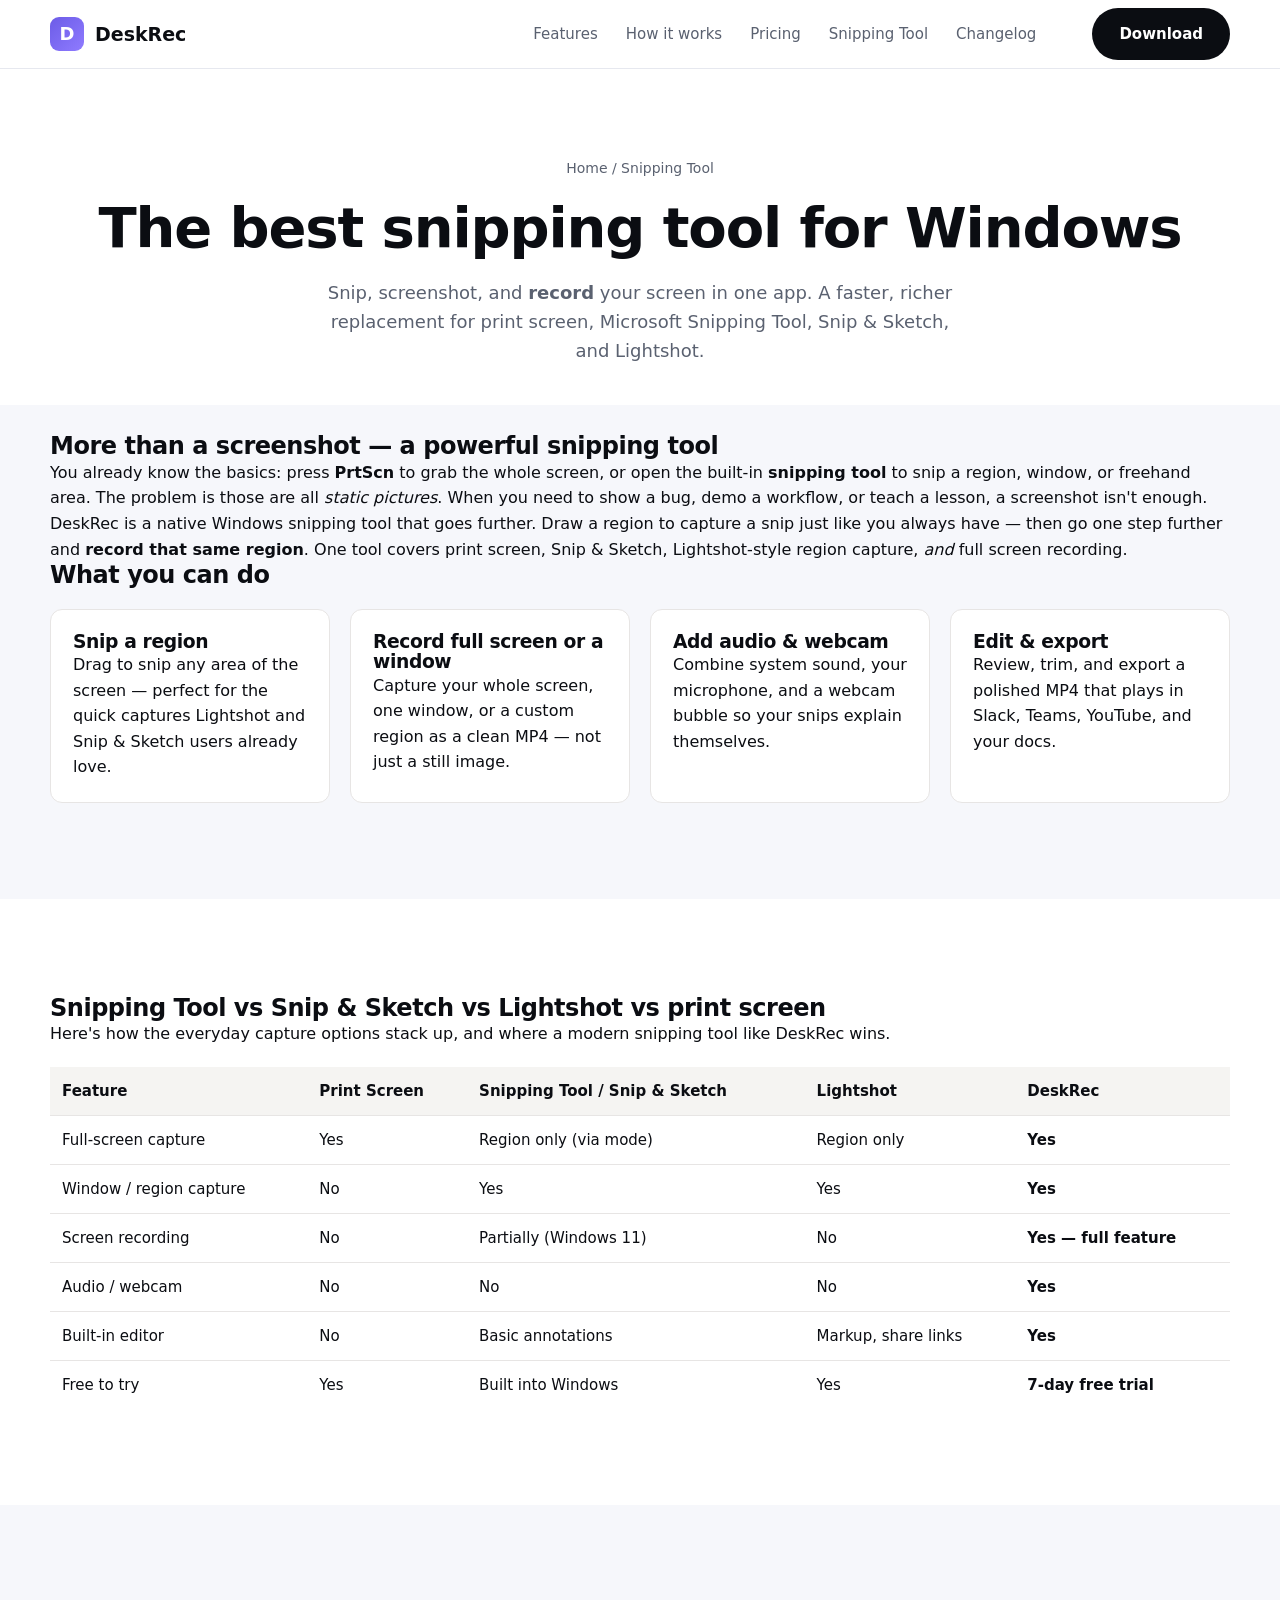
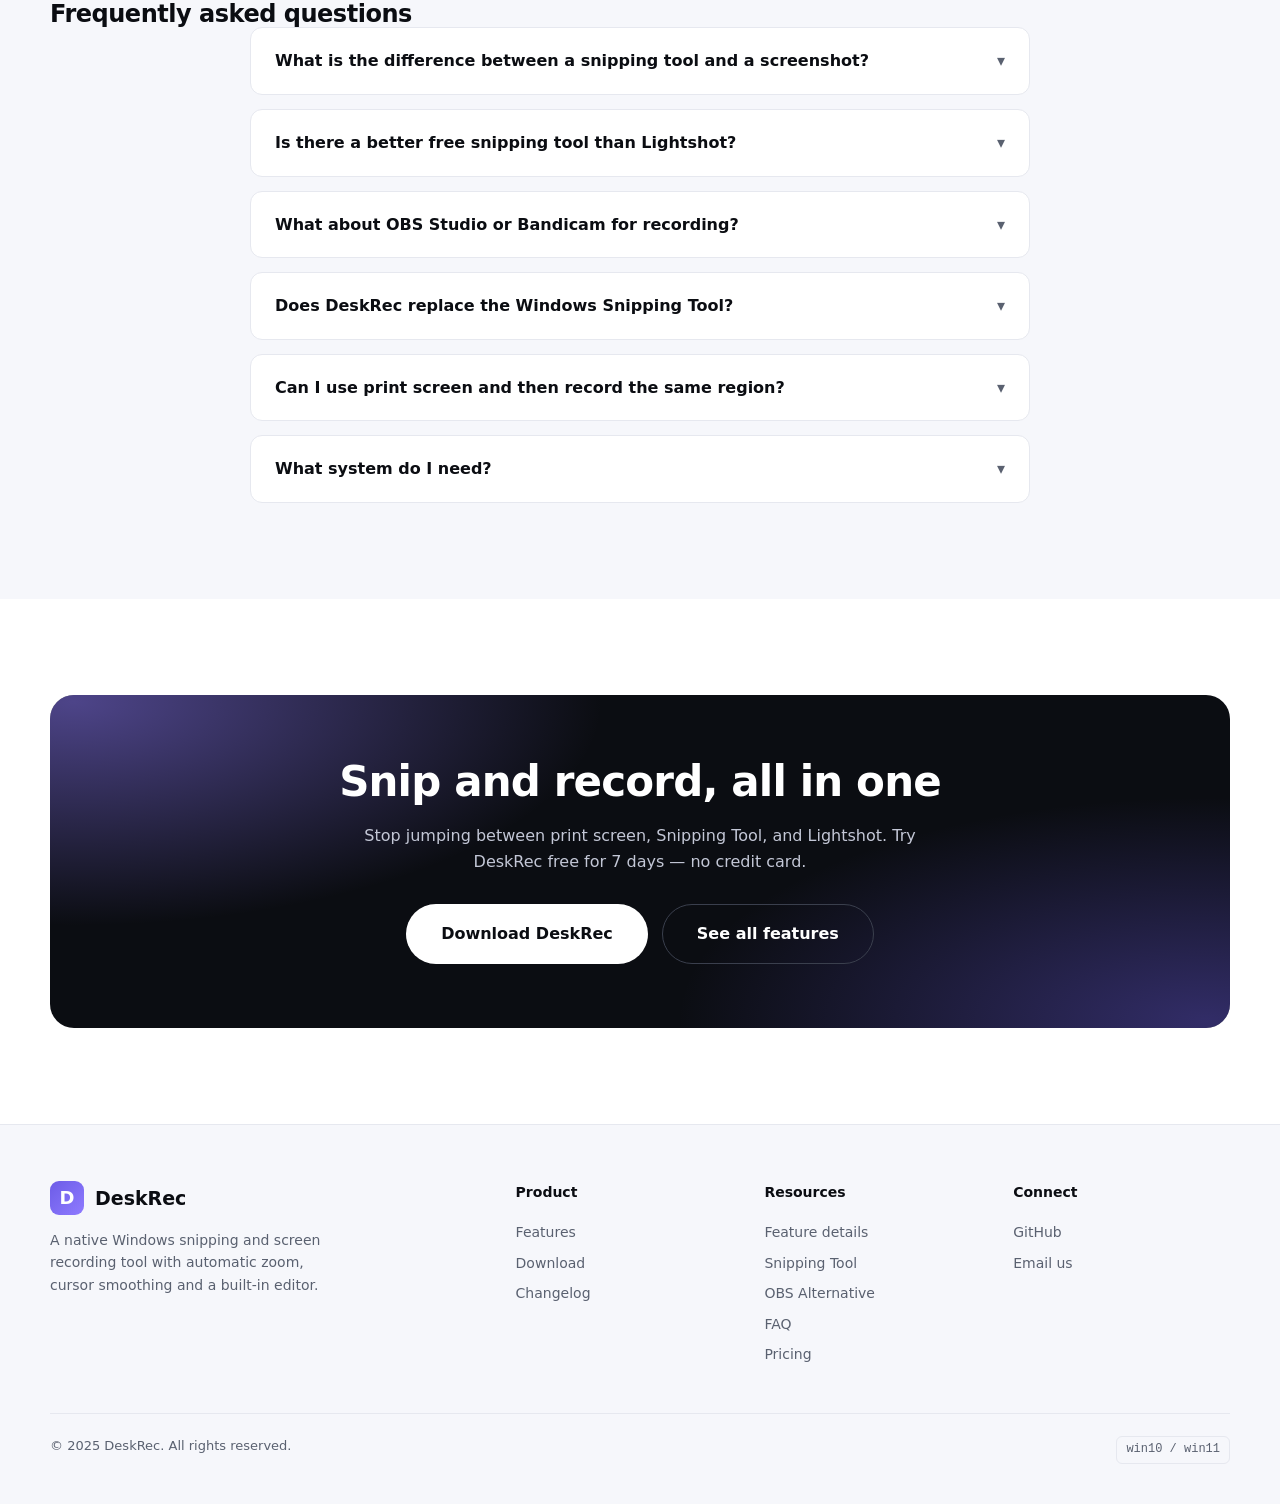
<file: snipping-tool.html>
<!doctype html>
<html lang="en">
<head>
  <meta charset="UTF-8" />
  <meta name="viewport" content="width=device-width, initial-scale=1.0" />
  <title>Snipping Tool — Easy Screen Capture &amp; Recording for Windows | DeskRec</title>
  <meta name="description" content="Need a better snipping tool for Windows? Capture, snip, and record your screen — a fast alternative to print screen, Snip &amp; Sketch, and Lightshot. Free to try." />
  <meta name="theme-color" content="#ffffff" />
  <meta name="msvalidate.01" content="247B24A047C412165DF2A4878DC85CAA" />
  <link rel="canonical" href="https://deskrec.getwalksafe.co.uk/snipping-tool.html" />
  <link rel="icon" type="image/png" sizes="32x32" href="/deskrec-website/favicon-32.png" /><link rel="icon" type="image/ico" sizes="16x16" href="/deskrec-website/favicon.ico" />
  <link rel="stylesheet" href="css/styles.css" />
</head>
<body>
  <header class="nav">
    <div class="container nav-inner">
      <a class="brand" href="index.html"><span class="logo">D</span>DeskRec</a>
      <nav class="nav-links">
        <a href="index.html#features">Features</a>
        <a href="index.html#how-it-works">How it works</a>
        <a href="index.html#pricing">Pricing</a>
        <a href="snipping-tool.html">Snipping Tool</a>
        <a href="changelog.html">Changelog</a>
      </nav>
      <a class="btn btn--primary nav-cta" href="download.html">Download</a>
      <button class="burger" aria-label="Menu" aria-expanded="false">☰</button>
    </div>
    <div class="mobile-menu container">
      <a href="index.html#features">Features</a>
      <a href="index.html#how-it-works">How it works</a>
      <a href="index.html#pricing">Pricing</a>
      <a href="snipping-tool.html">Snipping Tool</a>
      <a href="changelog.html">Changelog</a>
      <a href="download.html">Download</a>
    </div>
  </header>

  <section class="page-head">
    <div class="container">
      <div class="breadcrumb"><a href="index.html">Home</a> / Snipping Tool</div>
      <h1>The best snipping tool for Windows</h1>
      <p class="sub">Snip, screenshot, and <strong>record</strong> your screen in one app. A faster, richer replacement for print screen, Microsoft Snipping Tool, Snip &amp; Sketch, and Lightshot.</p>
    </div>
  </section>

  <section class="section section--soft" style="padding-top:28px;">
    <div class="container">
      <h2>More than a screenshot — a powerful snipping tool</h2>
      <p>You already know the basics: press <strong>PrtScn</strong> to grab the whole screen, or open the built-in <strong>snipping tool</strong> to snip a region, window, or freehand area. The problem is those are all <em>static pictures</em>. When you need to show a bug, demo a workflow, or teach a lesson, a screenshot isn't enough.</p>
      <p>DeskRec is a native Windows snipping tool that goes further. Draw a region to capture a snip just like you always have — then go one step further and <strong>record that same region</strong>. One tool covers print screen, Snip &amp; Sketch, Lightshot-style region capture, <em>and</em> full screen recording.</p>

      <h2>What you can do</h2>
      <div class="grid" style="display:grid;grid-template-columns:repeat(auto-fit,minmax(240px,1fr));gap:20px;margin-top:20px;">
        <div style="background:#fff;border:1px solid #e7e5e4;border-radius:12px;padding:22px;">
          <h3 style="margin-top:0;">Snip a region</h3>
          <p>Drag to snip any area of the screen — perfect for the quick captures Lightshot and Snip &amp; Sketch users already love.</p>
        </div>
        <div style="background:#fff;border:1px solid #e7e5e4;border-radius:12px;padding:22px;">
          <h3 style="margin-top:0;">Record full screen or a window</h3>
          <p>Capture your whole screen, one window, or a custom region as a clean MP4 — not just a still image.</p>
        </div>
        <div style="background:#fff;border:1px solid #e7e5e4;border-radius:12px;padding:22px;">
          <h3 style="margin-top:0;">Add audio &amp; webcam</h3>
          <p>Combine system sound, your microphone, and a webcam bubble so your snips explain themselves.</p>
        </div>
        <div style="background:#fff;border:1px solid #e7e5e4;border-radius:12px;padding:22px;">
          <h3 style="margin-top:0;">Edit &amp; export</h3>
          <p>Review, trim, and export a polished MP4 that plays in Slack, Teams, YouTube, and your docs.</p>
        </div>
      </div>
    </div>
  </section>

  <section class="section">
    <div class="container">
      <h2>Snipping Tool vs Snip &amp; Sketch vs Lightshot vs print screen</h2>
      <p>Here's how the everyday capture options stack up, and where a modern snipping tool like DeskRec wins.</p>
      <table style="width:100%;border-collapse:collapse;margin-top:20px;font-size:15px;">
        <thead>
          <tr style="text-align:left;background:#f5f4f2;">
            <th style="padding:12px;">Feature</th>
            <th style="padding:12px;">Print Screen</th>
            <th style="padding:12px;">Snipping Tool / Snip &amp; Sketch</th>
            <th style="padding:12px;">Lightshot</th>
            <th style="padding:12px;">DeskRec</th>
          </tr>
        </thead>
        <tbody>
          <tr>
            <td style="padding:12px;border-top:1px solid #e7e5e4;">Full-screen capture</td>
            <td style="padding:12px;border-top:1px solid #e7e5e4;">Yes</td>
            <td style="padding:12px;border-top:1px solid #e7e5e4;">Region only (via mode)</td>
            <td style="padding:12px;border-top:1px solid #e7e5e4;">Region only</td>
            <td style="padding:12px;border-top:1px solid #e7e5e4;"><strong>Yes</strong></td>
          </tr>
          <tr>
            <td style="padding:12px;border-top:1px solid #e7e5e4;">Window / region capture</td>
            <td style="padding:12px;border-top:1px solid #e7e5e4;">No</td>
            <td style="padding:12px;border-top:1px solid #e7e5e4;">Yes</td>
            <td style="padding:12px;border-top:1px solid #e7e5e4;">Yes</td>
            <td style="padding:12px;border-top:1px solid #e7e5e4;"><strong>Yes</strong></td>
          </tr>
          <tr>
            <td style="padding:12px;border-top:1px solid #e7e5e4;">Screen recording</td>
            <td style="padding:12px;border-top:1px solid #e7e5e4;">No</td>
            <td style="padding:12px;border-top:1px solid #e7e5e4;">Partially (Windows 11)</td>
            <td style="padding:12px;border-top:1px solid #e7e5e4;">No</td>
            <td style="padding:12px;border-top:1px solid #e7e5e4;"><strong>Yes — full feature</strong></td>
          </tr>
          <tr>
            <td style="padding:12px;border-top:1px solid #e7e5e4;">Audio / webcam</td>
            <td style="padding:12px;border-top:1px solid #e7e5e4;">No</td>
            <td style="padding:12px;border-top:1px solid #e7e5e4;">No</td>
            <td style="padding:12px;border-top:1px solid #e7e5e4;">No</td>
            <td style="padding:12px;border-top:1px solid #e7e5e4;"><strong>Yes</strong></td>
          </tr>
          <tr>
            <td style="padding:12px;border-top:1px solid #e7e5e4;">Built-in editor</td>
            <td style="padding:12px;border-top:1px solid #e7e5e4;">No</td>
            <td style="padding:12px;border-top:1px solid #e7e5e4;">Basic annotations</td>
            <td style="padding:12px;border-top:1px solid #e7e5e4;">Markup, share links</td>
            <td style="padding:12px;border-top:1px solid #e7e5e4;"><strong>Yes</strong></td>
          </tr>
          <tr>
            <td style="padding:12px;border-top:1px solid #e7e5e4;">Free to try</td>
            <td style="padding:12px;border-top:1px solid #e7e5e4;">Yes</td>
            <td style="padding:12px;border-top:1px solid #e7e5e4;">Built into Windows</td>
            <td style="padding:12px;border-top:1px solid #e7e5e4;">Yes</td>
            <td style="padding:12px;border-top:1px solid #e7e5e4;"><strong>7-day free trial</strong></td>
          </tr>
        </tbody>
      </table>
    </div>
  </section>

  <section class="section section--soft">
    <div class="container">
      <h2>Frequently asked questions</h2>
      <div class="faq" data-single="true">
        <div class="faq-item">
          <button class="faq-q">What is the difference between a snipping tool and a screenshot? <span class="chev">▾</span></button>
          <div class="faq-a">A screenshot is any captured still image of your screen — print screen saves it to the clipboard. A snipping tool (like Microsoft Snipping Tool, Snip &amp; Sketch, or Lightshot) lets you snip just a region, add annotations, and save or share it directly. DeskRec is a snipping tool that also records video.</div>
        </div>
        <div class="faq-item">
          <button class="faq-q">Is there a better free snipping tool than Lightshot? <span class="chev">▾</span></button>
          <div class="faq-a">Lightshot is great for quick region snips, but it can't record video. If you ever need to capture a bug, show a workflow, or record a demo, try DeskRec — it does region snips <em>and</em> screen recording with audio, with no separate video editor required.</div>
        </div>
        <div class="faq-item">
          <button class="faq-q">What about OBS Studio or Bandicam for recording? <span class="chev">▾</span></button>
          <div class="faq-a">Those are great too, but they focus on video. If you want a one-tool workflow for snips <em>and</em> recordings without configuring scenes, see our <a href="obs-alternative.html">OBS Studio and Bandicam alternative</a>.</div>
        </div>
        <div class="faq-item">
          <button class="faq-q">Does DeskRec replace the Windows Snipping Tool? <span class="chev">▾</span></button>
          <div class="faq-a">Yes, for anyone who needs more than still images. You can still draw a region to snip like the built-in tool, but you also get automatic zoom, cursor smoothing, audio/webcam, and MP4 export — features Windows Snipping Tool doesn't have.</div>
        </div>
        <div class="faq-item">
          <button class="faq-q">Can I use print screen and then record the same region? <span class="chev">▾</span></button>
          <div class="faq-a">Absolutely. Draw a region to grab a still snip whenever you need one, then switch one setting to record that same region as a video. One tool does both.</div>
        </div>
        <div class="faq-item">
          <button class="faq-q">What system do I need? <span class="chev">▾</span></button>
          <div class="faq-a">DeskRec runs on Windows 10 and Windows 11 on any reasonably modern PC, and stays lightweight using efficient native capture even at 60 FPS.</div>
        </div>
      </div>
    </div>
  </section>

  <section class="section">
    <div class="container">
      <div class="cta">
        <h2>Snip and record, all in one</h2>
        <p>Stop jumping between print screen, Snipping Tool, and Lightshot. Try DeskRec free for 7 days — no credit card.</p>
        <div class="btn-wrap">
          <a class="btn btn--primary btn--lg" href="download.html">Download DeskRec</a>
          <a class="btn btn--ghost btn--lg" href="features.html">See all features</a>
        </div>
      </div>
    </div>
  </section>

  <footer class="footer">
    <div class="container">
      <div class="footer-grid">
        <div>
          <a class="brand" href="index.html"><span class="logo">D</span>DeskRec</a>
          <p class="about">A native Windows snipping and screen recording tool with automatic zoom, cursor smoothing and a built-in editor.</p>
        </div>
        <div class="footer-col">
          <h4>Product</h4>
          <a href="index.html#features">Features</a>
          <a href="download.html">Download</a>
          <a href="changelog.html">Changelog</a>
        </div>
        <div class="footer-col">
          <h4>Resources</h4>
          <a href="features.html">Feature details</a>
          <a href="snipping-tool.html">Snipping Tool</a>
          <a href="obs-alternative.html">OBS Alternative</a>
          <a href="faq.html">FAQ</a>
          <a href="index.html#pricing">Pricing</a>
        </div>
        <div class="footer-col">
          <h4>Connect</h4>
          <a href="https://github.com/Michael5565/deskrec" target="_blank" rel="noopener">GitHub</a>
          <a href="mailto:hello@deskrec.app">Email us</a>
        </div>
      </div>
      <div class="legal">
        <span>© 2025 DeskRec. All rights reserved.</span>
        <span><span class="platform">win10 / win11</span></span>
      </div>
    </div>
  </footer>

  <script src="js/main.js"></script>
</body>
</html>
</file>
<file: css/styles.css>
/* ---------------------------------------------------------------------------
   DeskRec — Marketing website styles
   Light, clean and product-focused (inspired by Screen Studio's site).
   Brand accent derives from the app's purple: #6c5ce7.
--------------------------------------------------------------------------- */

:root {
  --bg: #ffffff;
  --bg-soft: #f6f7fb;
  --bg-grad: #eef0ff;
  --ink: #0b0d12;
  --muted: #5a6170;
  --line: #e6e8ef;
  --accent: #6c5ce7;
  --accent-hi: #8f7bff;
  --accent-ink: #4d3cc4;
  --success: #12a15b;
  --radius: 18px;
  --radius-sm: 12px;
  --shadow: 0 24px 60px -28px rgba(24, 27, 60, 0.28);
  --shadow-sm: 0 10px 30px -18px rgba(24, 27, 60, 0.22);
  --font: "Inter", "Segoe UI", system-ui, -apple-system, sans-serif;
  --mono: "JetBrains Mono", "Cascadia Code", Consolas, monospace;
  --container: 1180px;
}

* { box-sizing: border-box; margin: 0; padding: 0; }

html { scroll-behavior: smooth; }

body {
  font-family: var(--font);
  color: var(--ink);
  background: var(--bg);
  line-height: 1.6;
  -webkit-font-smoothing: antialiased;
  text-rendering: optimizeLegibility;
}

img { max-width: 100%; display: block; }
a { color: var(--accent-ink); text-decoration: none; }
a:hover { text-decoration: underline; }

.container { width: min(var(--container), 100% - 48px); margin-inline: auto; }

.section { padding-block: 96px; }
.section--soft { background: var(--bg-soft); }
.section--grad { background: linear-gradient(180deg, var(--bg-grad), var(--bg-soft)); }

/* ---------- Typography ---------- */
h1, h2, h3 { line-height: 1.1; letter-spacing: -0.02em; }
.eyebrow {
  display: inline-flex;
  align-items: center;
  gap: 8px;
  font-size: 13px;
  font-weight: 600;
  color: var(--accent-ink);
  background: #eceaff;
  border: 1px solid #ddd9ff;
  border-radius: 999px;
  padding: 6px 14px;
}
.section-head { max-width: 720px; margin-inline: auto; text-align: center; }
.section-head .eyebrow { margin-bottom: 20px; }
.section-head h2 { font-size: clamp(30px, 4.4vw, 46px); font-weight: 750; }
.section-head .lead { margin-top: 18px; color: var(--muted); font-size: clamp(16px, 2vw, 19px); }

/* ---------- Buttons ---------- */
.btn {
  display: inline-flex;
  align-items: center;
  gap: 10px;
  font-weight: 600;
  font-size: 15px;
  border-radius: 999px;
  padding: 13px 26px;
  border: 1px solid transparent;
  transition: transform .12s ease, box-shadow .12s ease, background .12s ease;
  white-space: nowrap;
}
.btn:active { transform: translateY(1px); }
.btn--primary { background: var(--ink); color: #fff; }
.btn--primary:hover { background: #1c1f2b; text-decoration: none; box-shadow: 0 14px 30px -12px rgba(11,13,18,.45); }
.btn--accent { background: var(--accent); color: #fff; }
.btn--accent:hover { background: var(--accent-hi); text-decoration: none; box-shadow: 0 14px 30px -12px rgba(108,92,231,.6); }
.btn--ghost { background: transparent; color: var(--ink); border-color: var(--line); }
.btn--ghost:hover { border-color: var(--ink); text-decoration: none; }
.btn--lg { padding: 16px 34px; font-size: 16px; }
.btn svg { width: 18px; height: 18px; }
.btn .badge {
  font-size: 12px; font-weight: 700; color: var(--accent-hi);
  background: #fff; padding: 3px 9px; border-radius: 999px;
}

/* ---------- Navbar ---------- */
.nav {
  position: sticky; top: 0; z-index: 50;
  background: rgba(255,255,255,.82);
  backdrop-filter: saturate(180%) blur(14px);
  border-bottom: 1px solid var(--line);
}
.nav-inner { display: flex; align-items: center; gap: 32px; height: 68px; }
.brand { display: flex; align-items: center; gap: 11px; font-weight: 800; font-size: 19px; color: var(--ink); }
.brand:hover { text-decoration: none; }
.brand .logo {
  width: 34px; height: 34px; border-radius: 9px;
  display: grid; place-items: center;
  background: linear-gradient(135deg, var(--accent), var(--accent-hi));
  color: #fff; font-weight: 800; font-size: 18px;
}
.nav-links { display: flex; gap: 4px; margin-left: auto; }
.nav-links a { color: var(--muted); font-weight: 500; font-size: 15px; padding: 8px 12px; border-radius: 8px; }
.nav-links a:hover { color: var(--ink); background: var(--bg-soft); text-decoration: none; }
.nav-cta { margin-left: 12px; }
.burger { display: none; background: none; border: 0; font-size: 26px; cursor: pointer; }

/* Mobile menu */
.mobile-menu {
  display: none; flex-direction: column; gap: 4px;
  padding: 12px 0 20px;
}
.mobile-menu a { color: var(--ink); font-weight: 500; padding: 11px 4px; border-bottom: 1px solid var(--line); }
.mobile-menu.show { display: flex; }

/* ---------- Hero ---------- */
.hero { position: relative; padding: 92px 0 40px; text-align: center; overflow: hidden; }
.hero-glow {
  position: absolute; inset: -40% -10% auto; height: 620px; z-index: -1;
  background: radial-gradient(60% 50% at 50% 30%, #e7e3ff, transparent 70%);
}
.hero .eyebrow { margin-bottom: 24px; }
.hero h1 {
  font-size: clamp(40px, 6.4vw, 74px);
  font-weight: 800;
  letter-spacing: -0.03em;
  max-width: 900px;
  margin-inline: auto;
}
.hero h1 .grad { background: linear-gradient(120deg, var(--accent), #8b5cf6, var(--accent-hi)); -webkit-background-clip: text; background-clip: text; color: transparent; }
.hero .sub { max-width: 680px; margin: 26px auto 0; color: var(--muted); font-size: clamp(17px, 2.2vw, 21px); }
.hero-cta { margin-top: 36px; display: flex; gap: 14px; justify-content: center; flex-wrap: wrap; }
.hero-note { margin-top: 18px; color: var(--muted); font-size: 13px; display: flex; align-items: center; justify-content: center; gap: 7px; }
.hero-note svg { width: 15px; height: 15px; color: var(--success); }

/* Hero product window */
.hero-window {
  margin: 56px auto 0; max-width: 980px;
  background: var(--ink); color: #ecedf5;
  border-radius: 20px; overflow: hidden;
  box-shadow: var(--shadow);
  text-align: left;
}
.window-bar { display: flex; align-items: center; gap: 8px; padding: 13px 18px; background: #161a23; }
.window-bar .dot { width: 11px; height: 11px; border-radius: 50%; }
.window-bar .dot:nth-child(1){ background:#ff5f57; }
.window-bar .dot:nth-child(2){ background:#febc2e; }
.window-bar .dot:nth-child(3){ background:#27c93f; }
.window-bar .title { margin-left: 12px; font-size: 13px; color: #9aa0b0; }
.window-body { position: relative; padding: 22px; min-height: 340px; }

/* ---------- Feature grid ---------- */
.grid { display: grid; gap: 22px; }
.grid--3 { grid-template-columns: repeat(3, 1fr); }
.grid--4 { grid-template-columns: repeat(4, 1fr); }
.grid--2 { grid-template-columns: repeat(2, 1fr); }
@media (max-width: 900px){ .grid--4, .grid--3 { grid-template-columns: repeat(2,1fr);} }
@media (max-width: 620px){ .grid--4, .grid--3, .grid--2 { grid-template-columns: 1fr; } }

.card {
  background: #fff; border: 1px solid var(--line);
  border-radius: var(--radius); padding: 28px;
  transition: transform .15s ease, box-shadow .15s ease, border-color .15s ease;
}
.card:hover { transform: translateY(-4px); box-shadow: var(--shadow-sm); border-color: #dfe0ff; }
.card .icon { width: 46px; height: 46px; border-radius: 12px; display: grid; place-items: center; background: #eef0ff; color: var(--accent); margin-bottom: 18px; }
.card .icon svg { width: 24px; height: 24px; }
.card h3 { font-size: 19px; font-weight: 700; margin-bottom: 8px; }
.card p { color: var(--muted); font-size: 15px; }

/* ---------- Alternate feature rows (image + text) ---------- */
.feature-row { display: grid; grid-template-columns: 1fr 1fr; gap: 64px; align-items: center; padding-block: 48px; }
.feature-row.reverse .feature-media { order: 1; }
@media (max-width: 860px){ .feature-row, .feature-row.reverse { grid-template-columns: 1fr; } .feature-row.reverse .feature-media { order: 0; } }
.feature-media {
  border: 1px solid var(--line); border-radius: var(--radius);
  background: #fff; box-shadow: var(--shadow-sm);
  overflow: hidden; aspect-ratio: 16/10;
  background-image: linear-gradient(135deg,#eef0ff,#f8f7ff);
  display: grid; place-items: center; color: var(--accent);
}
.feature-media svg { width: 64px; height: 64px; }
.feature-text h3 { font-size: 26px; font-weight: 750; margin-bottom: 14px; }
.feature-text .sub { color: var(--muted); font-size: 17px; margin-bottom: 22px; }
.feature-text ul { list-style: none; display: grid; gap: 12px; }
.feature-text li { display: flex; gap: 11px; align-items: flex-start; color: var(--muted); font-size: 15px; }
.feature-text li svg { width: 20px; height: 20px; color: var(--success); flex: none; margin-top: 2px; }

/* ---------- Showcase / Gallery ---------- */
.showcase-grid { display: grid; grid-template-columns: repeat(3, 1fr); gap: 22px; }
@media (max-width: 900px){ .showcase-grid { grid-template-columns: repeat(2,1fr);} }
@media (max-width: 620px){ .showcase-grid { grid-template-columns: 1fr; } }
.shot {
  border: 1px solid var(--line); border-radius: var(--radius); overflow: hidden;
  background: #fff; box-shadow: var(--shadow-sm);
}
.shot .media { aspect-ratio: 16/9; background-image: linear-gradient(135deg,#eef0ff,#f3f1ff); overflow: hidden; }
.shot .media img, .feature-media img { width: 100%; height: 100%; object-fit: cover; display: block; }
.shot .cap { padding: 16px 18px; font-size: 14px; color: var(--muted); }
.shot .cap b { color: var(--ink); }

/* ---------- Stats / logos ---------- */
.stats { display: grid; grid-template-columns: repeat(4, 1fr); gap: 20px; text-align: center; }
@media (max-width: 700px){ .stats { grid-template-columns: repeat(2,1fr); } }
.stat .num { font-size: 40px; font-weight: 800; letter-spacing: -0.03em; color: var(--ink); }
.stat .num span { color: var(--accent); }
.stat .lbl { color: var(--muted); font-size: 14px; margin-top: 4px; }

/* ---------- Pricing ---------- */
.pricing { display: grid; grid-template-columns: repeat(3, 1fr); gap: 22px; align-items: stretch; }
@media (max-width: 900px){ .pricing { grid-template-columns: 1fr; max-width: 520px; margin-inline:auto; } }
.plan { position: relative; background: #fff; border: 1px solid var(--line); border-radius: var(--radius); padding: 32px; display: flex; flex-direction: column; }
.plan--featured { border-color: var(--accent); box-shadow: var(--shadow); }
.plan--featured .tag { position: absolute; top: -13px; left: 50%; transform: translateX(-50%); background: var(--accent); color: #fff; font-size: 12px; font-weight: 700; padding: 5px 14px; border-radius: 999px; }
.plan .name { font-size: 15px; font-weight: 700; color: var(--muted); }
.plan .price { font-size: 46px; font-weight: 800; letter-spacing: -0.03em; margin-block: 10px 4px; }
.plan .price small { font-size: 15px; font-weight: 500; color: var(--muted); }
.plan .per { color: var(--muted); font-size: 14px; margin-bottom: 22px; }
.plan ul { list-style: none; display: grid; gap: 12px; margin-bottom: 28px; }
.plan li { display: flex; gap: 10px; color: var(--muted); font-size: 15px; }
.plan li svg { width: 19px; height: 19px; color: var(--success); flex: none; margin-top: 2px; }
.plan .btn { margin-top: auto; justify-content: center; }

/* ---------- FAQ ---------- */
.faq { max-width: 780px; margin-inline: auto; display: grid; gap: 14px; }
.faq-item { border: 1px solid var(--line); border-radius: var(--radius-sm); background: #fff; overflow: hidden; }
.faq-q { width: 100%; text-align: left; background: none; border: 0; padding: 20px 24px; font: inherit; font-weight: 600; font-size: 16px; cursor: pointer; display: flex; justify-content: space-between; align-items: center; gap: 16px; color: var(--ink); }
.faq-q .chev { transition: transform .2s ease; color: var(--muted); }
.faq-item.open .chev { transform: rotate(180deg); }
.faq-a { display: none; padding: 0 24px 20px; color: var(--muted); font-size: 15px; }
.faq-item.open .faq-a { display: block; }

/* ---------- CTA banner ---------- */
.cta {
  background: var(--ink); color: #fff; border-radius: 24px;
  padding: 64px 48px; text-align: center; position: relative; overflow: hidden;
}
.cta::before {
  content: ""; position: absolute; inset: -30%; background:
    radial-gradient(40% 60% at 20% 20%, rgba(143,123,255,.5), transparent 70%),
    radial-gradient(40% 60% at 80% 80%, rgba(108,92,231,.4), transparent 70%);
}
.cta h2 { position: relative; font-size: clamp(28px, 4vw, 42px); font-weight: 750; }
.cta p { position: relative; color: #c3c7d6; margin: 18px auto 30px; max-width: 560px; }
.cta .btn-wrap { position: relative; display: flex; gap: 14px; justify-content: center; flex-wrap: wrap; }
.cta .btn--primary { background: #fff; color: var(--ink); }
.cta .btn--primary:hover { background: var(--bg-soft); }
.cta .btn--ghost { color: #fff; border-color: #3a3f4d; }
.cta .btn--ghost:hover { border-color: #fff; }

/* ---------- Footer ---------- */
.footer { border-top: 1px solid var(--line); padding: 56px 0 40px; background: var(--bg-soft); }
.footer-grid { display: grid; grid-template-columns: 2fr 1fr 1fr 1fr; gap: 32px; }
@media (max-width: 800px){ .footer-grid { grid-template-columns: 1fr 1fr; } }
.footer .brand { margin-bottom: 14px; }
.footer .about { color: var(--muted); font-size: 14px; max-width: 280px; }
.footer-col h4 { font-size: 14px; font-weight: 700; margin-bottom: 14px; }
.footer-col a { display: block; color: var(--muted); font-size: 14px; padding: 4px 0; }
.footer-col a:hover { color: var(--ink); }
.footer .legal { margin-top: 44px; padding-top: 22px; border-top: 1px solid var(--line); display: flex; justify-content: space-between; gap: 20px; flex-wrap: wrap; color: var(--muted); font-size: 13px; }

/* ---------- Page hero (subpages) ---------- */
.page-head { text-align: center; padding: 88px 0 40px; position: relative; }
.page-head h1 { font-size: clamp(34px, 5vw, 56px); font-weight: 800; }
.page-head .sub { color: var(--muted); max-width: 640px; margin: 20px auto 0; font-size: 18px; }
.breadcrumb { margin-bottom: 18px; color: var(--muted); font-size: 14px; }
.breadcrumb a { color: var(--muted); }
.breadcrumb a:hover { color: var(--ink); }

/* ---------- Changelog ---------- */
.timeline { max-width: 760px; margin-inline: auto; }
.release {
  position: relative; padding: 26px 28px; margin-bottom: 22px;
  border: 1px solid var(--line); border-radius: var(--radius); background: #fff;
}
.release .ver { display: inline-flex; align-items: center; gap: 8px; font-family: var(--mono); font-weight: 700; font-size: 15px; color: var(--accent-ink); background:#efedff; border:1px solid #e0ddff; padding: 4px 12px; border-radius: 999px; }
.release .date { color: var(--muted); font-size: 13px; margin-top: 8px; }
.release ul { list-style: none; margin-top: 14px; display: grid; gap: 8px; }
.release li { color: var(--muted); font-size: 15px; padding-left: 24px; position: relative; }
.release li::before { content: ""; position: absolute; left: 4px; top: 9px; width: 7px; height: 7px; border-radius: 50%; background: var(--accent); }
.release li.break { color: var(--ink); }

/* ---------- Download ---------- */
.dl-card { text-align:left; }
.dl { display: flex; gap: 24px; align-items: center; }
@media (max-width:620px){ .dl { flex-direction: column; text-align:center; } }
.dl .os { width: 74px; height: 74px; border-radius: 16px; background:#eef0ff; display:grid; place-items:center; color:var(--accent); flex:none; }
.dl .os svg { width: 36px; height: 36px; }
.dl h3 { font-size: 22px; font-weight: 750; }
.dl p { color: var(--muted); font-size:14px; margin: 6px 0 16px; }
.req { border:1px solid var(--line); border-radius: var(--radius-sm); padding:16px 20px; display:flex; gap:14px; align-items:flex-start; color:var(--muted); font-size:14px; }
.req svg { color:var(--accent); flex:none; width:20px; height:20px; margin-top:2px; }
.platform { display:inline-flex; gap:6px; align-items:center; font-family:var(--mono); font-size:12px; background:var(--bg-soft); border:1px solid var(--line); padding:3px 9px; border-radius:6px; color:var(--muted); }

@media (max-width: 860px){
  .nav-links, .nav-cta { display: none; }
  .burger { display: block; }
}
</file>
